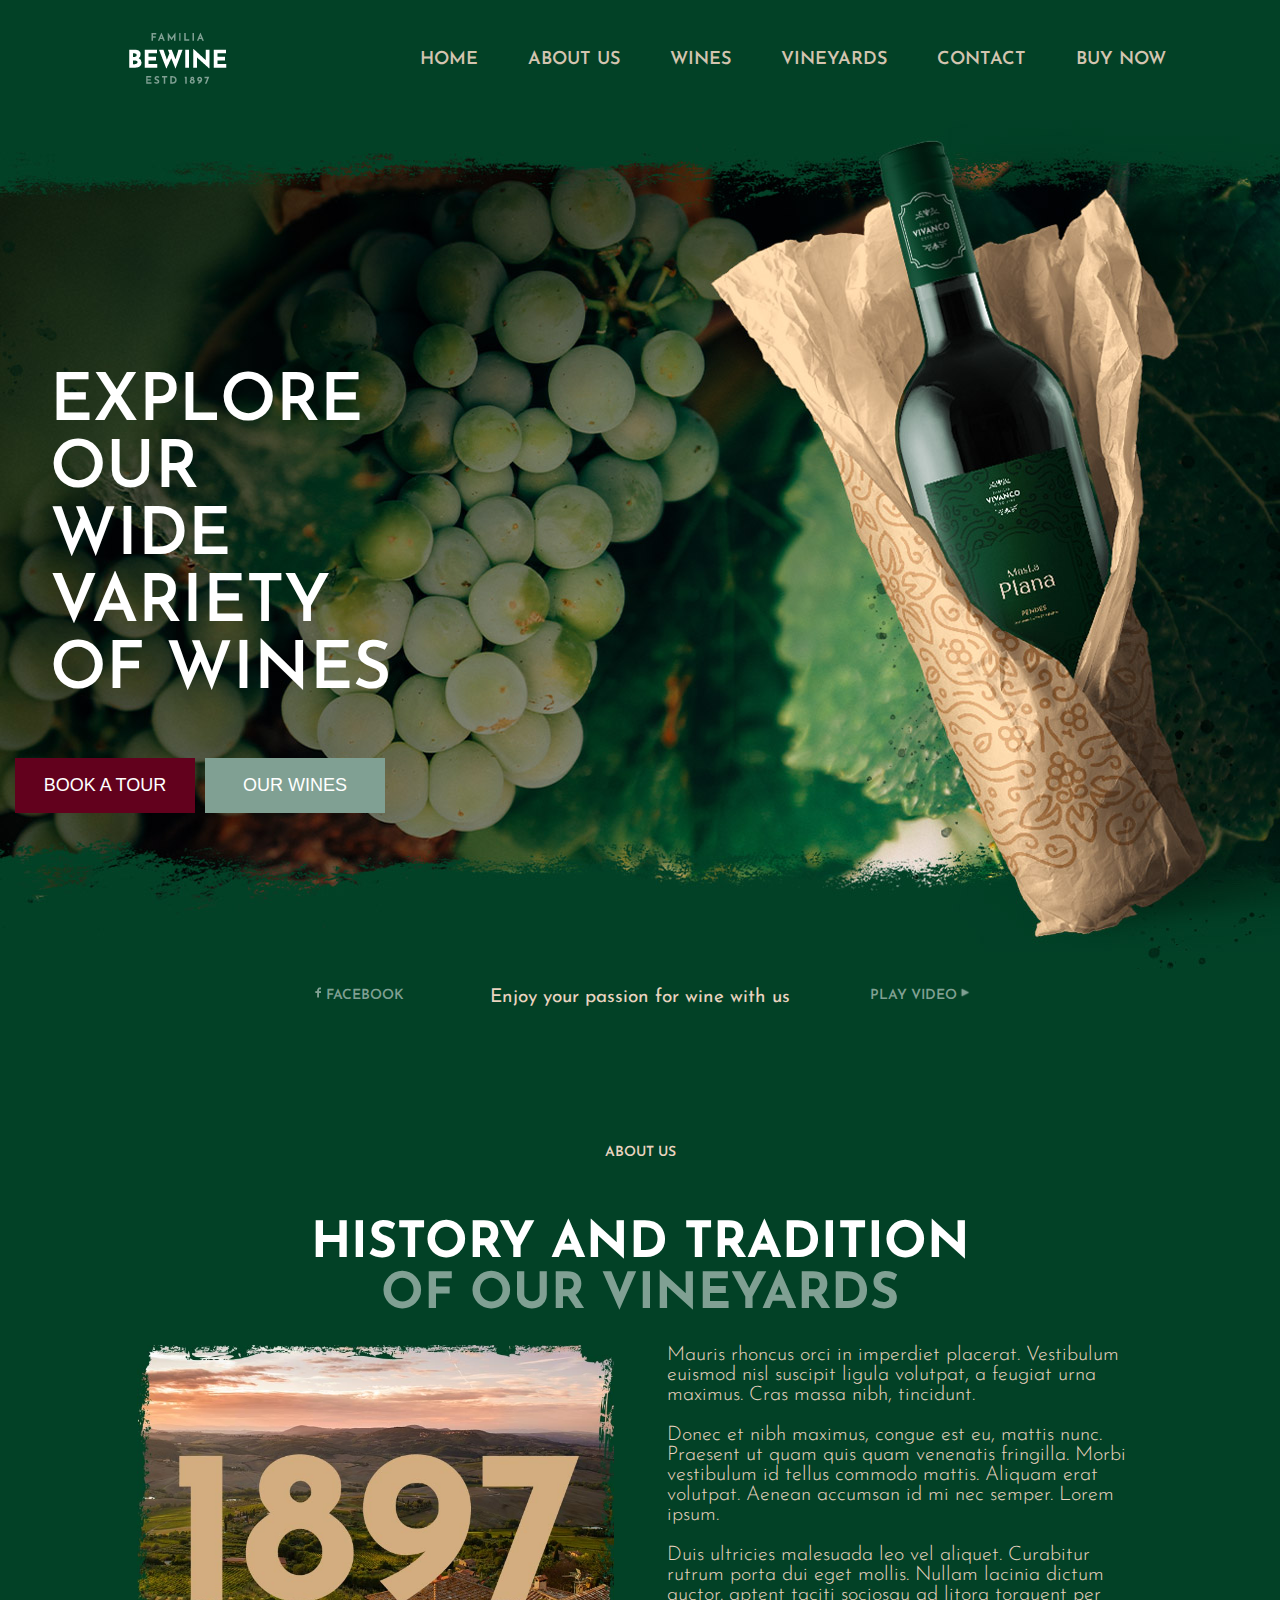
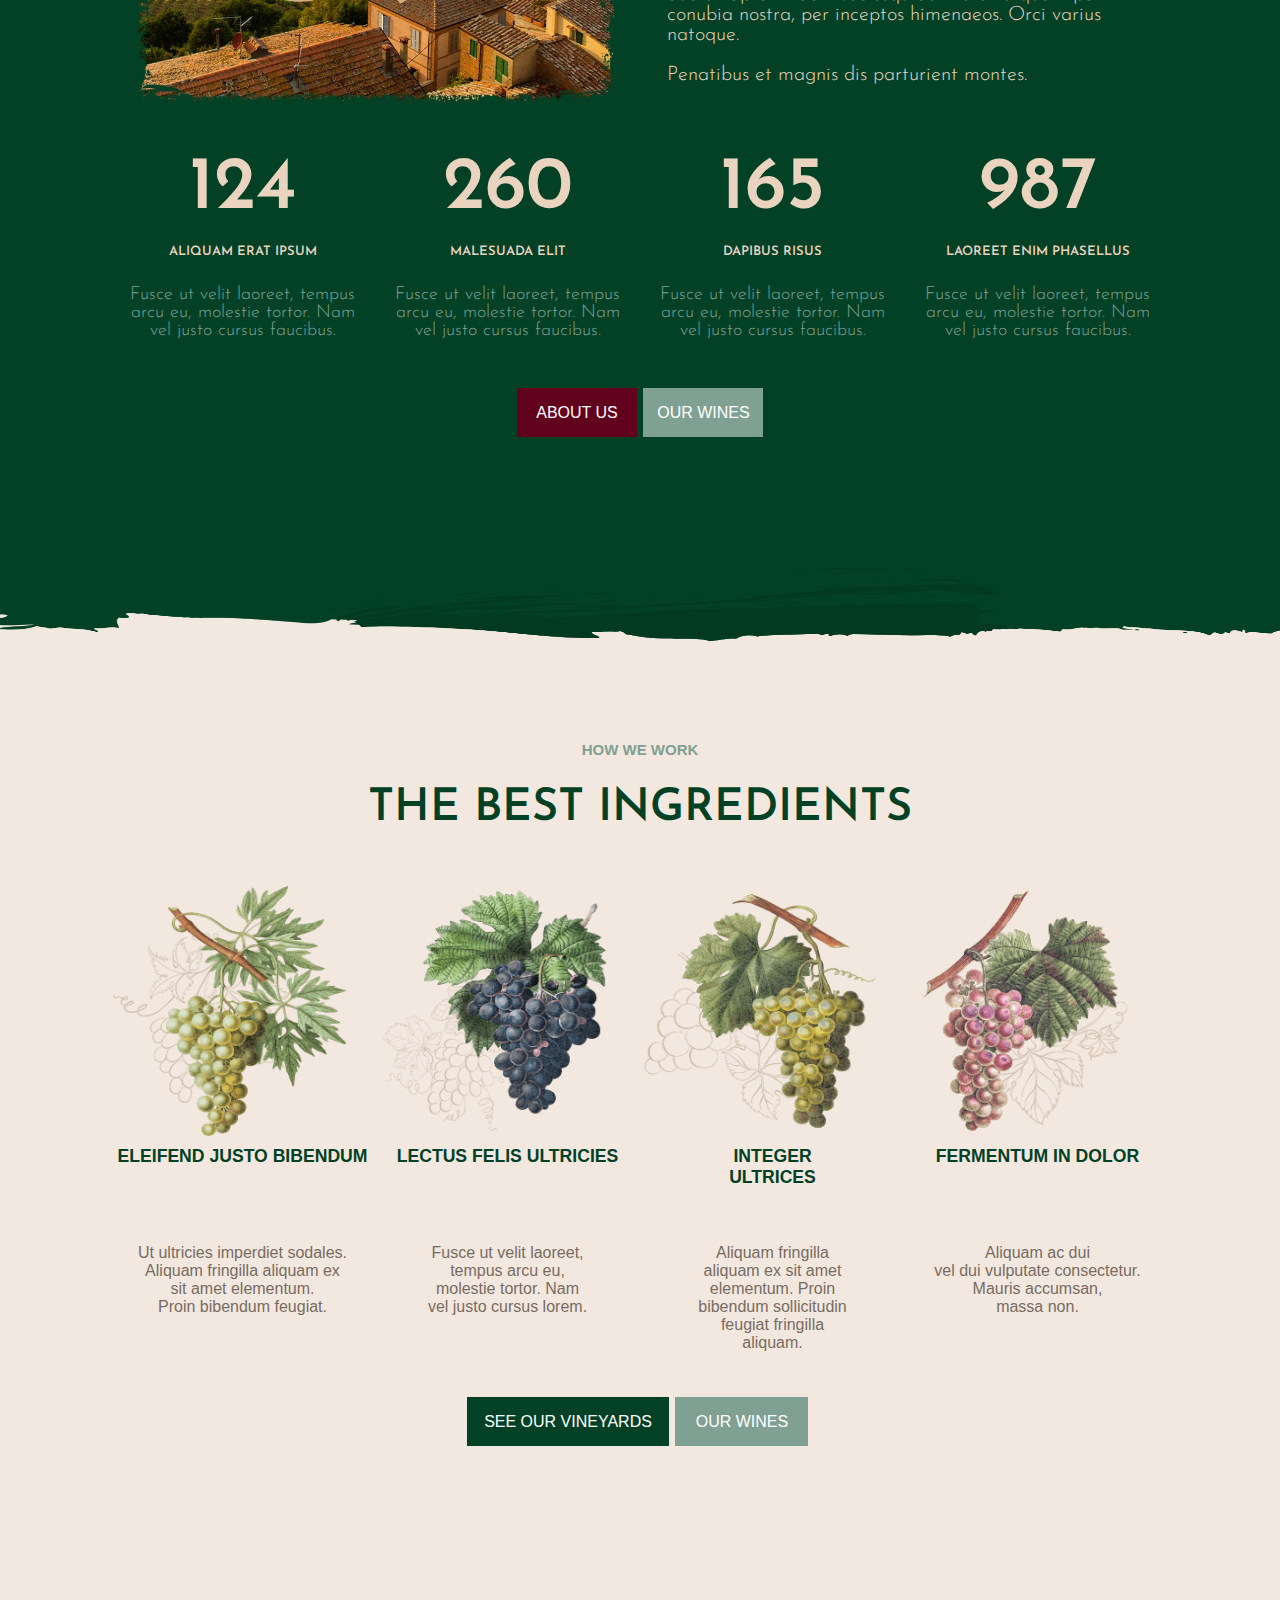
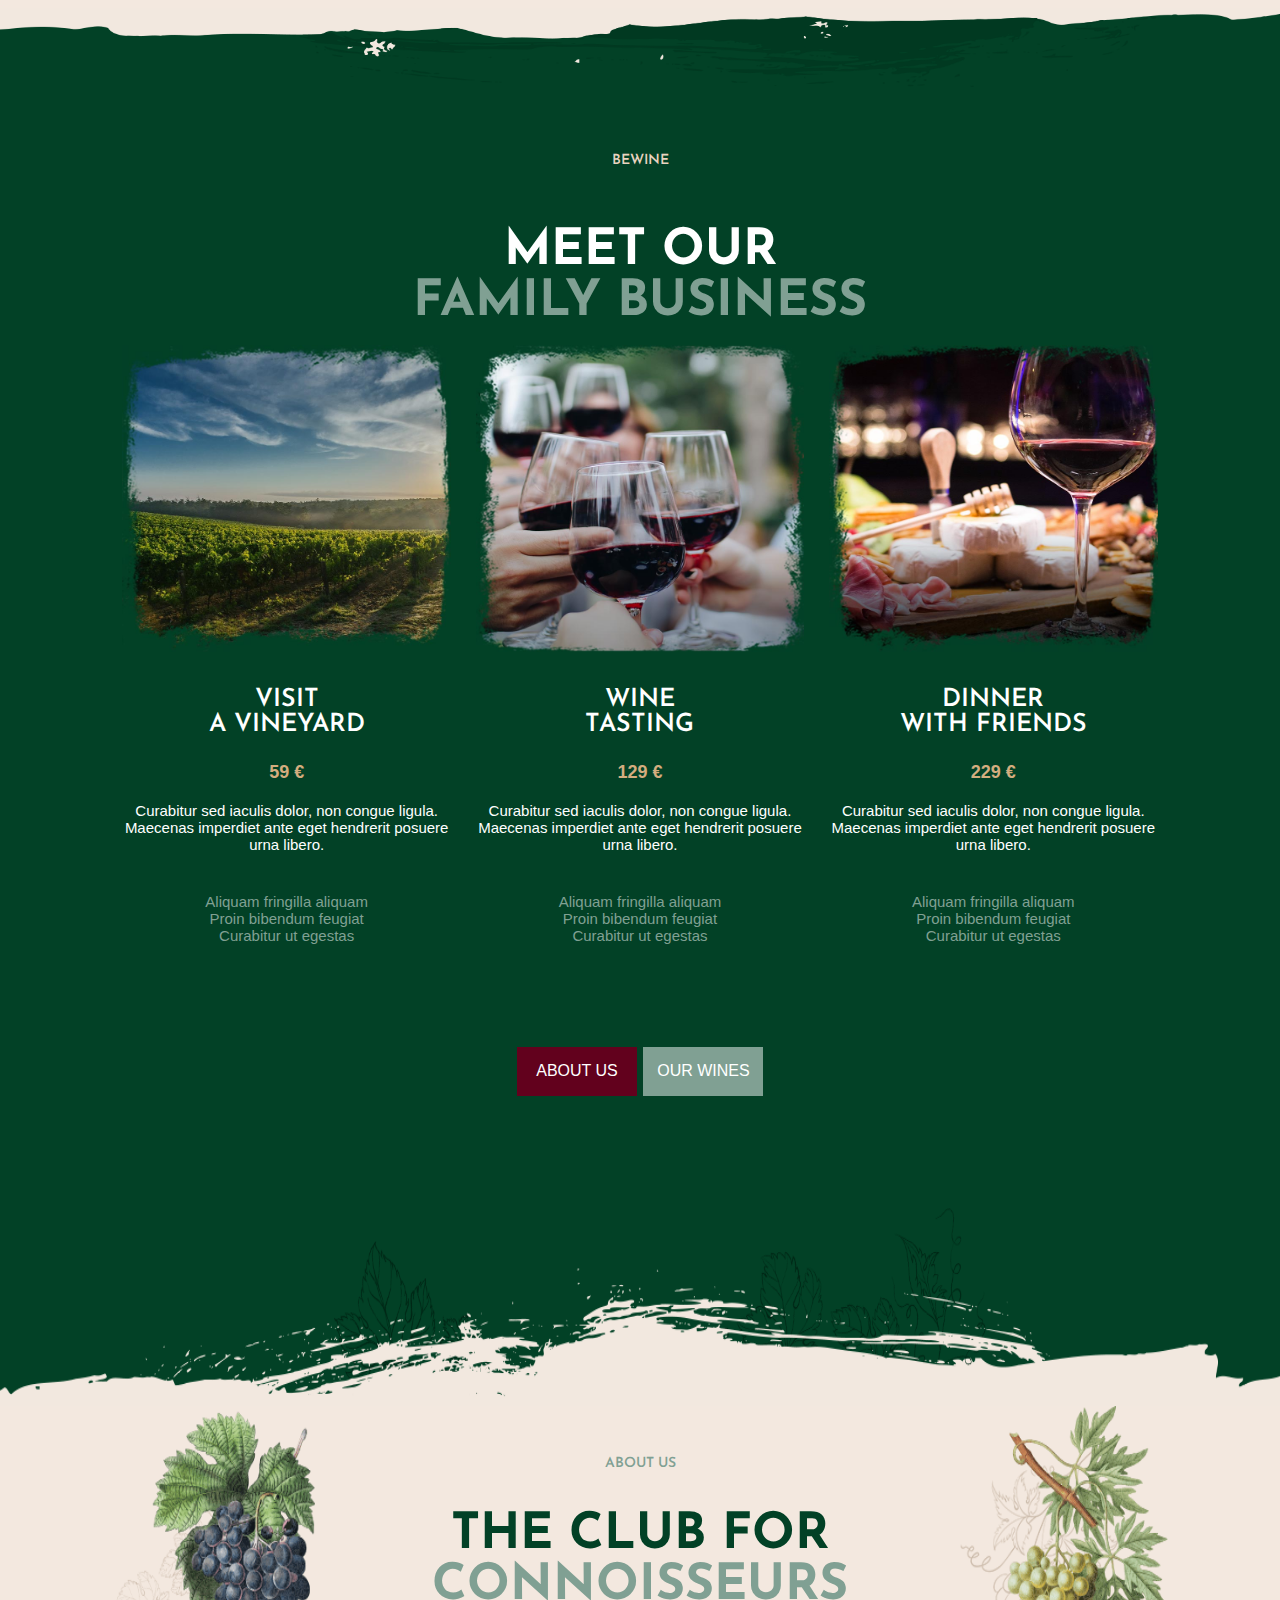
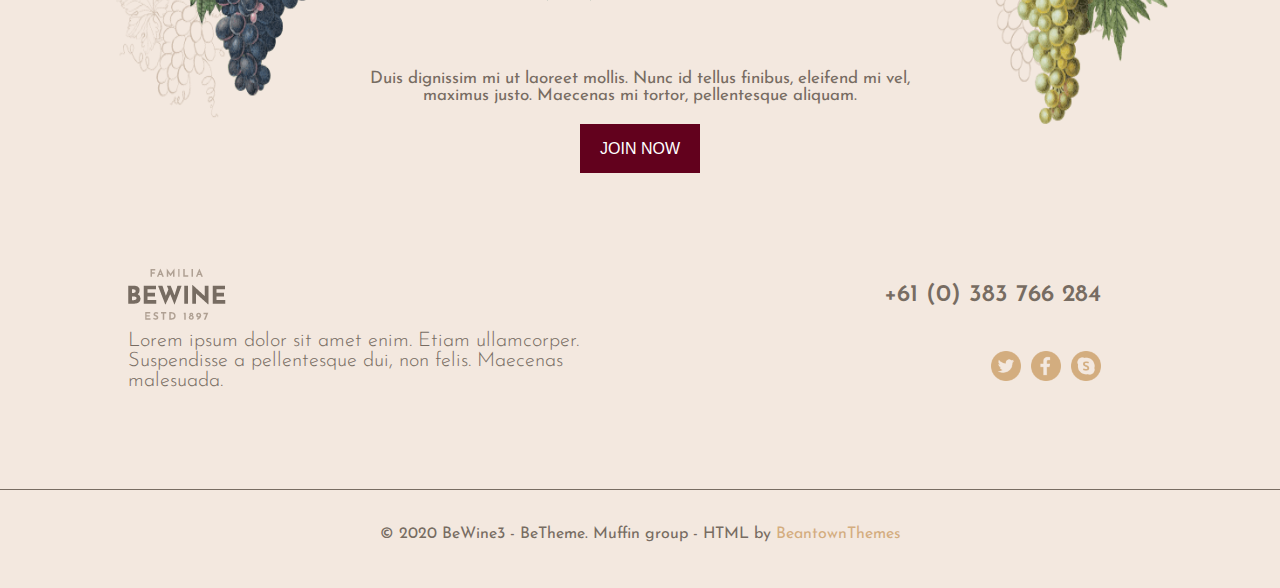
<file: index.html>
<!DOCTYPE html>

<html>

<head>

	<meta charset="utf-8">
	<meta name="viewport" content="width=device-width, initial-scale=1">

	<title>BEWINE</title>


	<link rel="preconnect" href="https://fonts.googleapis.com">
	<link rel="preconnect" href="https://fonts.gstatic.com" crossorigin>
	<link href="https://fonts.googleapis.com/css2?family=Josefin+Sans:ital,wght@0,300;0,400;1,700&display=swap" rel="stylesheet">



	<link rel="stylesheet" href="css/reset.css">
	<link rel="stylesheet" href="css/main_599.css">
	<link rel="stylesheet" href="css/main_600.css">
	<link rel="stylesheet" href="css/main_1000.css">
	<link rel="stylesheet" href="css/main_common_599.css">
	<link rel="stylesheet" href="css/main_common_600.css">
	<link rel="stylesheet" href="css/main_common_1000.css">



	<script src="https://ajax.aspnetcdn.com/ajax/jQuery/jquery-3.4.0.min.js"></script>

	<script>

		$(function(){

			$('.navBtn').click(function(){

				$("#menu1").toggleClass("wow");

				if($("#menu1").hasClass("wow")){

					$("#menu1").animate({"right":"0px"},200);

					$(".navBtn").text("Close");

				} else {

					$("#menu1").animate({"right":"-300px"},200);

					$(".navBtn").text("Open");

				}

			});

			$('.xxx').click(function(){

				$("#menu1").animate({"right":"-300px"},200);

				$(".navBtn").text("Open");
			});




		});


	</script>




</head>


<body>






	<!----------------------------헤더----------------------------------------------------->


	<header>

		<div id="logo">



			<div id="logobox">

				<a href="index.html"> <img src="img/logo.png" alt="로고"> </a>

			</div>


			<!--    <img src="img/hamburger.png" class="a"-->


			<a href="#"><img src="img/hamburger.png" class="navBtn"></a>

		</div>



	</div>



	<div id="menu1">

		<img src="img/xmenu.png" alt="" class="xxx">       

		<ul>

			<li class="active"><a href="index.html">HOME</a></li>

			<li><a href="sub.html">ABOUT US</a></li>

			<li><a href="sub.html">WINES</a></li>

			<li><a href="sub.html">VINEYARDS</a></li>

			<li><a href="sub.html">CONTACT</a></li>

			<li><a href="sub.html">BUY NOW</a></li>


		</ul>




	</div>



	<!----------------------------메뉴여기까지----------------------------------------------------->




</header>




<!----------------------------------슬라이더---------------------------------------->

<div id="slider">


	<div id="firstwine">
		
		<h1>EXPLORE OUR<br> WIDE VARIETY<br> OF WINES</h1>


		<div id="firstbtn">

			<button id="firstbtn1"><a href="#">BOOK A TOUR</a></button>
			<button id="firstbtn2"><a href="#">OUR WINES</a></button>




		</div>


	</div>



</div>


<!-----------------------------------박스1--------------------------------------------->

<div id="box1">
	
	<div id="us">


		<div id="facebook">

			<img src="img/facebook.png" alt=""><p><a href="#">FACEBOOK</a></p>

		</div>


		<div id="enjoy">

			<p> Enjoy your passion for wine with us </p>

		</div>


		<div id="play">

			<img src="img/play.png" alt=""><p><a href="#">PLAY VIDEO</a></p>

		</div>


	</div>



</div>




<!-----------------------------------박스2--------------------------------------------->



<div id="box2">

	<div class="container">
		
		<div class="aboutbox">

			<div class="about">

				<p>ABOUT US</p>

			</div>

			<div class="history">

				<h1>HISTORY AND TRADITION <br><span>OF OUR VINEYARDS</span></h1>


			</div>

		</div>

	</div>
	
	<div id="after">

		<div id="halfbox">

			<div id="half1">

				<img src="img/1897.jpg" alt="">

			</div>



			<div id="half2">




				<p> <span>Mauris rhoncus orci in imperdiet placerat. Vestibulum euismod nisl suscipit ligula volutpat, a feugiat urna maximus. Cras massa nibh, tincidunt.</span><br><br>

					Donec et nibh maximus, congue est eu, mattis nunc. Praesent ut quam quis quam venenatis fringilla. Morbi vestibulum id tellus commodo mattis. Aliquam erat volutpat. Aenean accumsan id mi nec semper. Lorem ipsum.<br><br>

					Duis ultricies malesuada leo vel aliquet. Curabitur rutrum porta dui eget mollis. Nullam lacinia dictum auctor. aptent taciti sociosqu ad litora torquent per conubia nostra, per inceptos himenaeos. Orci varius natoque.<br><br>

				Penatibus et magnis dis parturient montes.</p>




			</div>

		</div>


		<div id="number">

			<div class="move">

				<h5>124</h5>
				<br>
				<h6>ALIQUAM ERAT IPSUM</h6>
				<br>
				<p>Fusce ut velit laoreet, tempus<br> arcu eu, molestie tortor. Nam<br> vel justo cursus faucibus.</p>


			</div>

			<div class="move">


				<h5>260</h5>
				<br>
				<h6>MALESUADA ELIT</h6>
				<br>
				<p>Fusce ut velit laoreet, tempus<br> arcu eu, molestie tortor. Nam<br> vel justo cursus faucibus.</p>


			</div>

			<div class="move">


				<h5>165</h5>
				<br>
				<h6>DAPIBUS RISUS</h6>
				<br>
				<p>Fusce ut velit laoreet, tempus<br> arcu eu, molestie tortor. Nam<br> vel justo cursus faucibus.</p>


			</div>

			<div class="move">


				<h5>987</h5>
				<br>
				<h6>LAOREET ENIM PHASELLUS</h6>
				<br>
				<p>Fusce ut velit laoreet, tempus<br> arcu eu, molestie tortor. Nam<br> vel justo cursus faucibus.</p>


			</div>


		</div>




		<div id="push">

			<div id="pushmid">

				<button id="btn1"><a href="#">ABOUT US</a></button>
				<button id="btn2"><a href="#">OUR WINES</a></button>

			</div>



		</div>







	</div>




</div>



<!----------------------------------------박스3--------------------------------------------->



<div id="box3">
	
	<div id="grid">

		<img src="img/grid.png" alt="">


	</div>	

	<div id="container3"></div>



	<div id="ingredient">

		<div id="smallbox">

			<div id="how"><p>HOW WE WORK</p></div>

			<div id="best"><h3>THE BEST INGREDIENTS</h3></div>
			
		</div>

		<div id="fruitbox">



			<div id="veryfruit">



				<div class="grape">

					<div class="grapeimg">

						<img src="img/grape1.png" alt="">

					</div>

					<div class="winename">

						<h4>ELEIFEND JUSTO BIBENDUM</h4>

					</div>

					<div class="story">

						<p>Ut ultricies imperdiet sodales.<br> Aliquam fringilla aliquam ex<br> sit amet elementum. <br>Proin bibendum feugiat.</p>


					</div>


				</div>



				<div class="grape">

					<div class="grapeimg">

						<img src="img/grape2.png" alt="">

					</div>

					<div class="winename">

						<h4>LECTUS FELIS ULTRICIES</h4>

					</div>

					<div class="story">

						<p>Fusce ut velit laoreet, <br>tempus arcu eu,<br> molestie tortor. Nam<br>vel justo cursus lorem.</p>


					</div>




				</div>




				<div class="grape">

					<div class="grapeimg">

						<img src="img/grape3.png" alt="">

					</div>

					<div class="winename">

						<h4>INTEGER<br> ULTRICES</h4>

					</div>

					<div class="story">

						<p>Aliquam fringilla <br>aliquam ex sit amet<br> elementum. Proin<br> bibendum sollicitudin<br> feugiat fringilla<br> aliquam.</p>


					</div>



				</div>



				<div class="grape">


					<div class="grapeimg">

						<img src="img/grape4.png" alt="">

					</div>

					<div class="winename">

						<h4>FERMENTUM IN DOLOR</h4>

					</div>

					<div class="story">

						<p>Aliquam ac dui <br>vel dui vulputate consectetur.<br> Mauris accumsan,<br> massa non.
						</p>


					</div>


				</div>



			</div>


		</div>


		<div id="push2">

			<div id="pushmid2">

				<button id="btn3"><a href="#">SEE OUR VINEYARDS</a></button>
				<button id="btn4"><a href="#">OUR WINES</a></button>

			</div>

		</div>



	</div>


</div>



<!----------------------------------------박스4--------------------------------------------->



<div id="box4">
	
	<div id="grid2">

		<img src="img/grid2.png" alt="">

	</div>

	<div class="container4">

		<div class="aboutbox4">

			<div class="about4">

				<p>BEWINE</p>

			</div>

			<div class="history4">

				<h1>MEET OUR<br><span>FAMILY BUSINESS</span></h1>


			</div>

		</div>

	</div>






	<!---------영어 부제목은 여기까지---------->


	<div id="select">



		<div id="veryselect">



			<div class="terrace">

				<div class="imgbox">

					<img src="img/bab.jpg" alt="">

				</div>

				<div class="visit">

					<h4>VISIT<br>
					A VINEYARD</h4>

				</div>

				<div  class="euro">

					<h5>59 €</h5>

				</div>

				<div class="new">

					<p>Curabitur sed iaculis dolor, non congue ligula. Maecenas imperdiet ante eget hendrerit posuere urna libero.</p>


				</div>

				<div class="next">




					<p>Aliquam fringilla aliquam</p>
					<p>Proin bibendum feugiat</p>
					<p>Curabitur ut egestas</p>











				</div>

			</div>




			<div class="terrace">


				<div class="imgbox">

					<img src="img/bab2.jpg" alt="">

				</div>

				<div class="visit">

					<h4>WINE<br>
					TASTING</h4>

				</div>

				<div  class="euro">

					<h5>129 €</h5>

				</div>

				<div class="new">

					<p>Curabitur sed iaculis dolor, non congue ligula. Maecenas imperdiet ante eget hendrerit posuere urna libero.</p>


				</div>

				<div class="next">

					<p> Aliquam fringilla aliquam</p>
					<p>Proin bibendum feugiat</p>
					<p>Curabitur ut egestas</p>


					

				</div>




			</div>


			<div class="terrace">


				<div class="imgbox">

					<img src="img/bab3.jpg" alt="">

				</div>

				<div class="visit">

					<h4>DINNER<br>
					WITH FRIENDS</h4>

				</div>

				<div  class="euro">

					<h5>229 €</h5>

				</div>

				<div class="new">

					<p>Curabitur sed iaculis dolor, non congue ligula. Maecenas imperdiet ante eget hendrerit posuere urna libero.</p>


				</div>

				<div class="next">

					<p> Aliquam fringilla aliquam</p>
					<p>Proin bibendum feugiat</p>
					<p>Curabitur ut egestas</p>

				</div>


			</div>



			

		</div>

	</div>

	<div id="push3">

		<div id="pushmid3">

			<button id="btn5"><a href="#">ABOUT US</a></button>
			<button id="btn6"><a href="#">OUR WINES</a></button>

		</div>


	</div>

</div>


</div>



<!---------------------------------------박스5---------------------------------------------->




<div id="box5">


	<div id="grid3">

		<img src="img/grid3.png" alt="">

	</div>

	<div id="leafbox">

		<div id="veryleafbox">


			<div id="grape5">


				<img src="img/grape2.png" alt="">

			</div>

			<div id="medium">


				<div id="aboutbox5">

					<div id="about5">

						<p>ABOUT US</p>

					</div>

					<div id="club5">

						<h1>THE CLUB FOR <br><span>CONNOISSEURS</span></h1>


					</div>

				</div>





				<div id="duis">

					<p>Duis dignissim mi ut laoreet mollis. Nunc id tellus finibus, eleifend mi vel,<br>  maximus
					justo. Maecenas mi tortor, pellentesque aliquam.</p>

				</div>



			</div>


			<div id="grape6">

				<img src="img/grape1.png" alt="">

			</div>

		</div>


	</div>

	<!---------------------------여기서 부터 버튼------------------------------------------------>

	<div id="pushmid4">

		<button id="btn7">

			<a href="#">JOIN NOW</a>

		</button>

	</div>

</div>




<!----------------------------------------푸터--------------------------------------------->


<footer>


	<div id="last">



		<div id="famila">

			<div id="estd">

				<img src="img/footerlogo.png" alt="">

			</div>

			<div id="underpen">

				<p>Lorem ipsum dolor sit amet enim. Etiam ullamcorper.<br>
					Suspendisse a pellentesque dui, non felis. Maecenas <br>
				malesuada.</p>

			</div>



		</div>


		<div id="phone">



			<div id="iconum">

				<h4>+61 (0) 383 766 284</h4>

			</div>

			<div id="iconbird"s>

				<a href="#"><img src="img/twitter.png" alt=""></a>

				<a href="#"><img src="img/footerfacebook.png" alt=""></a>

				<a href="#"><img src="img/skype.png" alt=""></a>




			</div>


		</div>


	</div>

	<div id="betheme">


		<div id="beantown">

			<p>© 2020 BeWine3 - BeTheme. Muffin group - HTML by <a href="#">BeantownThemes</a></p>


		</div>












	</div>
	


</footer>





</body>

</html>
</file>
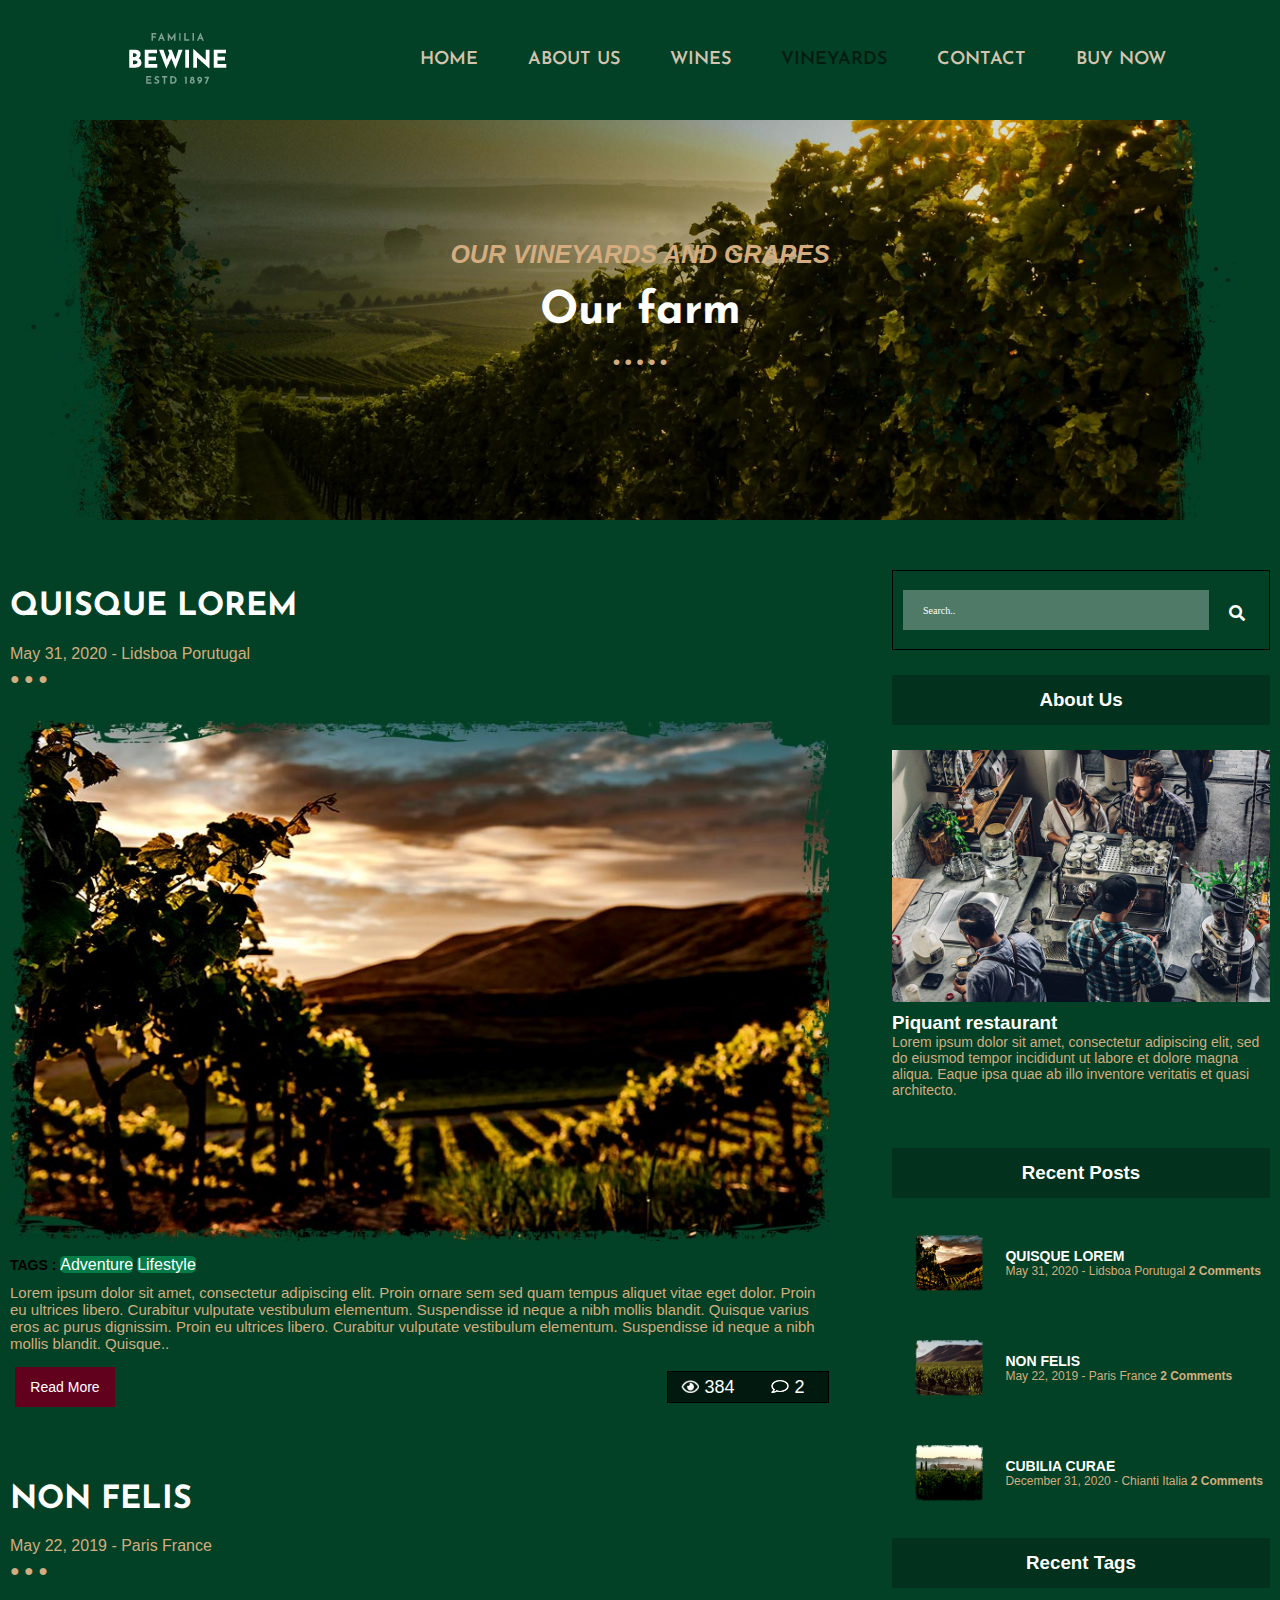
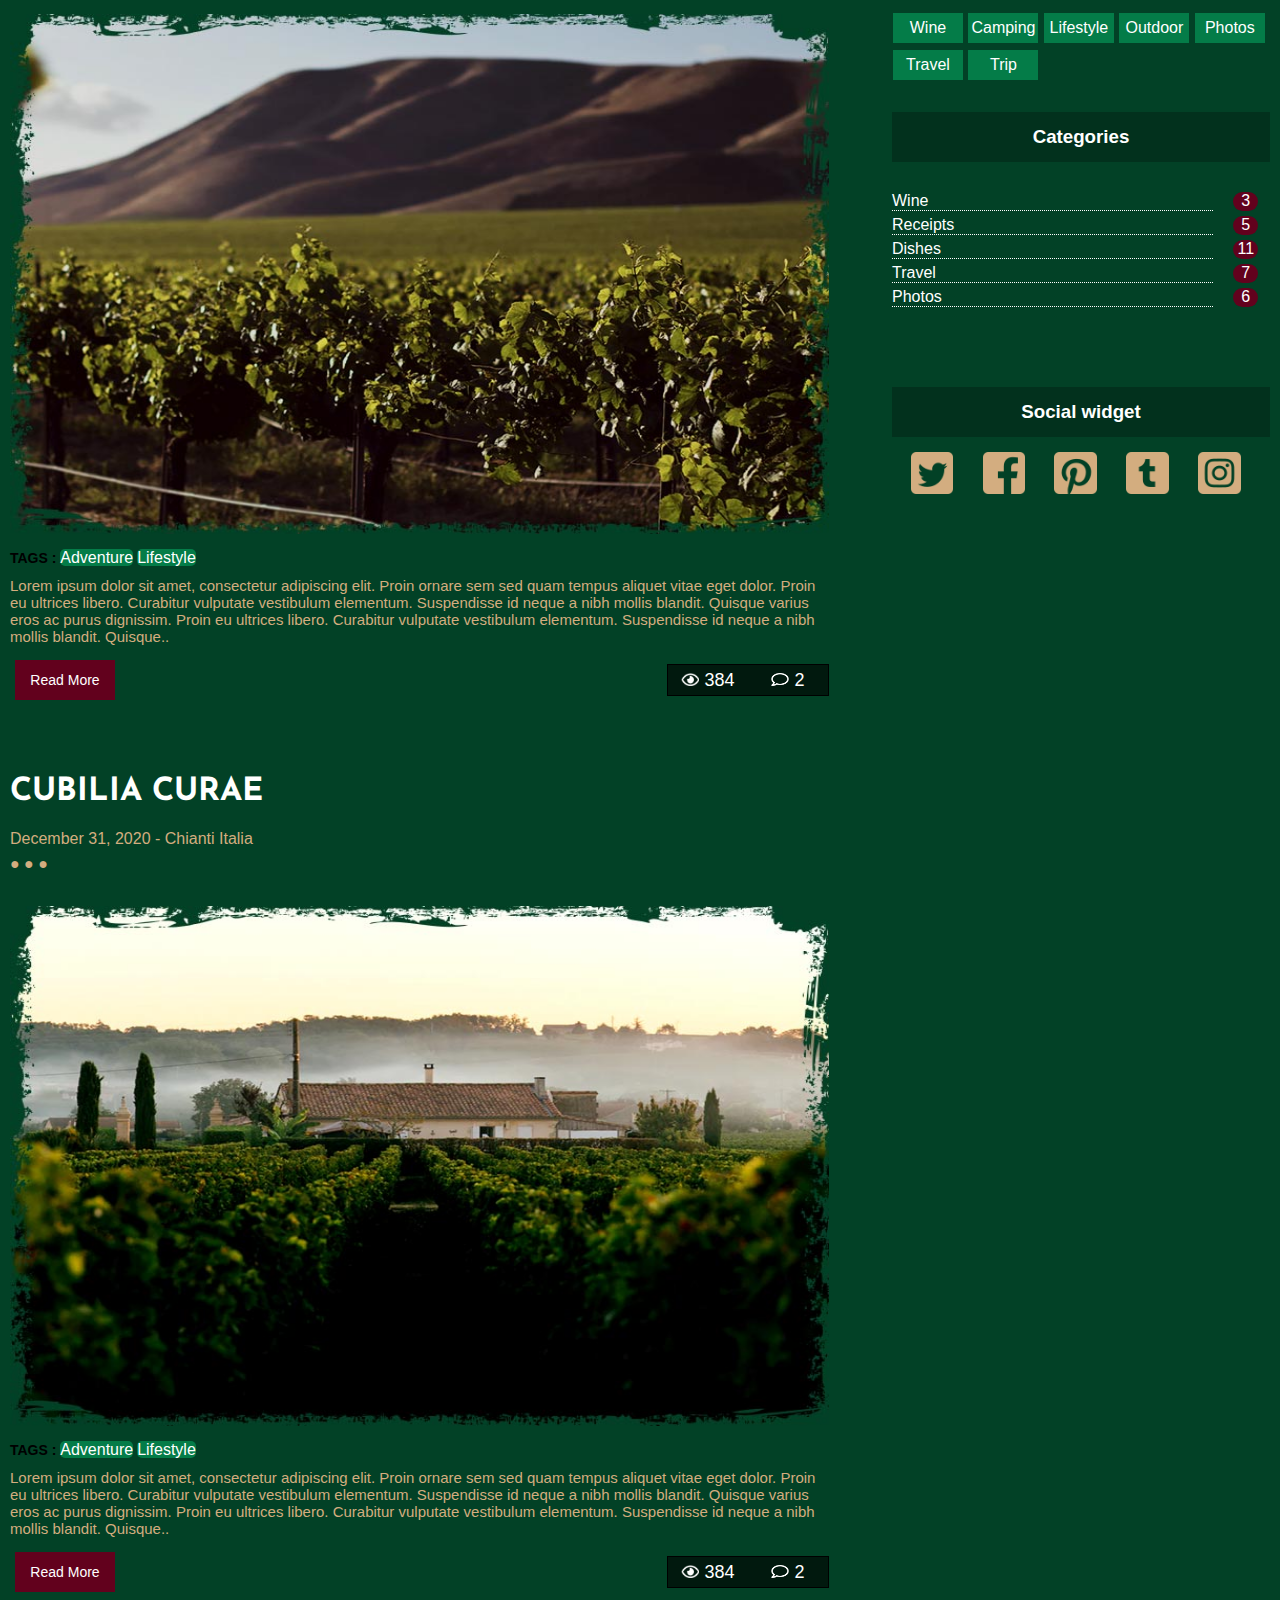
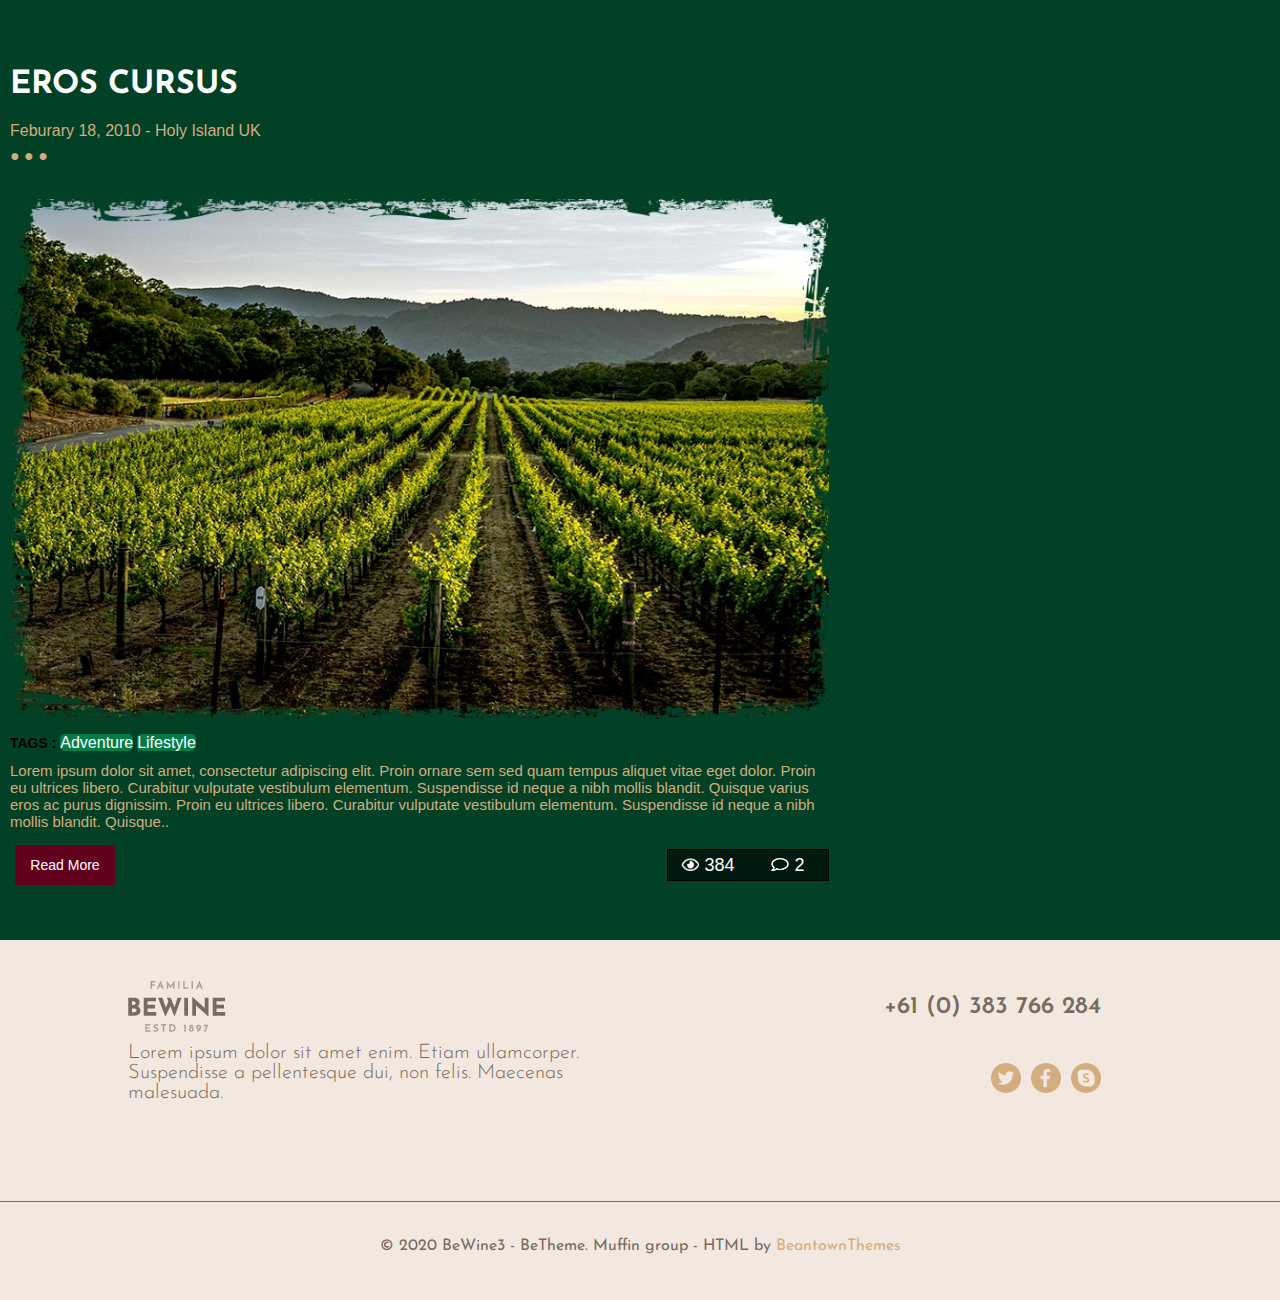
<file: sub.html>
<!DOCTYPE html>
<html>
<head>
	<meta charset="utf-8">
	<meta name="viewport" content="width=device-width, initial-scale=1">
	<title>BEWINE</title>


	<link rel="preconnect" href="https://fonts.googleapis.com">
	<link rel="preconnect" href="https://fonts.gstatic.com" crossorigin>
	<link href="https://fonts.googleapis.com/css2?family=Josefin+Sans:ital,wght@0,300;0,400;1,700&display=swap" rel="stylesheet">

	<link rel="stylesheet" href="https://use.fontawesome.com/releases/v5.10.0/css/all.css">

	<link rel="stylesheet" href="css/reset.css">
	<link rel="stylesheet" href="css/sub_599.css">
	<link rel="stylesheet" href="css/sub_600.css">
	<link rel="stylesheet" href="css/sub_1000.css">
	<link rel="stylesheet" href="css/sub_common_599.css">
	<link rel="stylesheet" href="css/sub_common_600.css">
	<link rel="stylesheet" href="css/sub_common_1000.css">


<script src="https://ajax.aspnetcdn.com/ajax/jQuery/jquery-3.4.0.min.js"></script>

<script>

	$(function(){

		$('.navBtn').click(function(){

			$("#menu1").toggleClass("wow");

			if($("#menu1").hasClass("wow")){

				$("#menu1").animate({"right":"0px"},200);

				$(".navBtn").text("Close");

			} else {

				$("#menu1").animate({"right":"-300px"},200);

				$(".navBtn").text("Open");

			}

		});

		$('.xxx').click(function(){

			$("#menu1").animate({"right":"-300px"},200);

			$(".navBtn").text("Open");
		});




	});


</script>





</head>
<body>



	<!----------------------------헤더----------------------------------------------------->


	<header>

		<div id="logo">



			<div id="logobox">

				<a href="index.html"> <img src="img/logo.png" alt="로고"> </a>

			</div>


			<!--    <img src="img/hamburger.png" class="a"-->


			<a href="#"><img src="img/hamburger.png" class="navBtn"></a>

		</div>



	</div>


	<!----------------------------메뉴시작----------------------------------------------------->

	<div id="menu1">

		<img src="img/xmenu.png" alt="" class="xxx">       

		<ul>

			<li class="active"><a href="index.html">HOME</a></li>

			<li><a href="sub.html">ABOUT US</a></li>

			<li><a href="sub.html">WINES</a></li>

			<li id="here"><a href="sub.html">VINEYARDS</a></li>

			<li><a href="sub.html">CONTACT</a></li>

			<li><a href="sub.html">BUY NOW</a></li>


		</ul>




	</div>



	<!----------------------------배너 시작----------------------------------------------------->




</header>


<div id="banner">


	<div id="ourbox"><p>OUR VINEYARDS AND GRAPES</p><h4>Our farm</h4><h5> ● ● ● ● ●</h5></div>



</div>


<!----------------------------컨테이너----------------------------------------------------->
<div id="container1">

</div>



<!----------------------------콘텐츠----------------------------------------------------->



<div id="contentsbox">

	<div id="wrapbox">

		<!----------------------------빅박스1 시작----------------------------------------------------->

		<div id="bigbox1">

			<div id="vineyard1">

				<div class="name">

					<h1>QUISQUE LOREM</h1>

					<p>May 31, 2020 - Lidsboa Porutugal</p>

					<span>● ● ●</span>

				</div>

				<div class="imgbox">

					<img src="img/vineyard1.jpg" alt="">

				</div>

				<div class="tag">

					<div class="tagbutton">

						<h4>TAGS : <span>Adventure</span> <span>Lifestyle</span></h4> 

					</div>

					<div class="tagline">

						<p>Lorem ipsum dolor sit amet, consectetur adipiscing elit. Proin ornare sem sed quam tempus aliquet vitae eget dolor. Proin eu ultrices libero. Curabitur vulputate vestibulum elementum. Suspendisse id neque a nibh mollis blandit. Quisque varius eros ac purus dignissim. Proin eu ultrices libero. Curabitur vulputate vestibulum elementum. Suspendisse id neque a nibh mollis blandit. Quisque..</p>

					</div>
					

					<div class="underbutton">

						<button>Read More</button>

						<ul>

							<li><img src="img/eyemini.png" alt="" class="eye">384</li>
							<li><img src="img/commentmini.png" alt="" class="comment">2</li>
						</ul>

					</div>


				</div>

			</div>




			<div class="minicontainer">
			</div>



			<div id="vineyard2">

				<div class="name">

					<h1>NON FELIS</h1>

					<p>May 22, 2019 - Paris France</p>

					<span>● ● ●</span>

				</div>

				<div class="imgbox">

					<img src="img/vineyard2.jpg" alt="">

				</div>

				<div class="tag">

					<div class="tagbutton">

						<h4>TAGS : <span>Adventure</span> <span>Lifestyle</span></h4> 

					</div>

					<div class="tagline">

						<p>Lorem ipsum dolor sit amet, consectetur adipiscing elit. Proin ornare sem sed quam tempus aliquet vitae eget dolor. Proin eu ultrices libero. Curabitur vulputate vestibulum elementum. Suspendisse id neque a nibh mollis blandit. Quisque varius eros ac purus dignissim. Proin eu ultrices libero. Curabitur vulputate vestibulum elementum. Suspendisse id neque a nibh mollis blandit. Quisque..</p>

					</div>
					

					<div class="underbutton">

						<button>Read More</button>

						<ul>

							<li><img src="img/eyemini.png" alt="" class="eye">384</li>
							<li><img src="img/commentmini.png" alt="" class="comment">2</li>
						</ul>

					</div>


				</div>

			</div>

			<div class="minicontainer">
			</div>



			<div id="vineyard3">

				<div class="name">

					<h1>CUBILIA CURAE</h1>

					<p>December 31, 2020 - Chianti Italia </p>

					<span>● ● ●</span>

				</div>

				<div class="imgbox">

					<img src="img/vineyard3.jpg" alt="">

				</div>

				<div class="tag">

					<div class="tagbutton">

						<h4>TAGS : <span>Adventure</span> <span>Lifestyle</span></h4> 

					</div>

					<div class="tagline">

						<p>Lorem ipsum dolor sit amet, consectetur adipiscing elit. Proin ornare sem sed quam tempus aliquet vitae eget dolor. Proin eu ultrices libero. Curabitur vulputate vestibulum elementum. Suspendisse id neque a nibh mollis blandit. Quisque varius eros ac purus dignissim. Proin eu ultrices libero. Curabitur vulputate vestibulum elementum. Suspendisse id neque a nibh mollis blandit. Quisque..</p>

					</div>
					

					<div class="underbutton">

						<button>Read More</button>

						<ul>

							<li><img src="img/eyemini.png" alt="" class="eye">384</li>
							<li><img src="img/commentmini.png" alt="" class="comment">2</li>
						</ul>

					</div>


				</div>

			</div>


			<div class="minicontainer">
			</div>



			<div id="vineyard4">

				<div class="name">

					<h1>EROS CURSUS</h1>

					<p>Feburary 18, 2010 - Holy Island UK</p>

					<span>● ● ●</span>

				</div>

				<div class="imgbox">

					<img src="img/vineyard4.jpg" alt="">

				</div>

				<div class="tag">

					<div class="tagbutton">

						<h4>TAGS : <span>Adventure</span> <span>Lifestyle</span></h4> 

					</div>

					<div class="tagline">

						<p>Lorem ipsum dolor sit amet, consectetur adipiscing elit. Proin ornare sem sed quam tempus aliquet vitae eget dolor. Proin eu ultrices libero. Curabitur vulputate vestibulum elementum. Suspendisse id neque a nibh mollis blandit. Quisque varius eros ac purus dignissim. Proin eu ultrices libero. Curabitur vulputate vestibulum elementum. Suspendisse id neque a nibh mollis blandit. Quisque..</p>

					</div>
					

					<div class="underbutton">

						<button>Read More</button>

						<ul>

							<li><img src="img/eyemini.png" alt="" class="eye">384</li>
							<li><img src="img/commentmini.png" alt="" class="comment">2</li>
						</ul>

					</div>


				</div>

			</div>

		</div>



		<!----------------------------컨테이너----------------------------------------------------->
		<div id="container2">

		</div>


		<!----------------------------빅박스2 시작----------------------------------------------------->


		<div id="bigbox2">

			<div class="search-box ">

				<input name="search" placeholder="Search.." name="search"/> 

				<i class="fas fa-search"></i>

			</div>

			<div id="sidecontainer1">

			</div>

			<!----------------------------포스트1 시작----------------------------------------------------->


			<div id="post1">

				<div class="postname">

					<h3>About Us</h3>


				</div>



				<div id="sidecontainer1">

				</div>	

				<div id="postimgbox">

					<img src="img/postimg.jpg" alt="">


				</div>

				<div id="postline">

					<h3>Piquant restaurant</h3>

					<p>Lorem ipsum dolor sit amet, consectetur adipiscing elit, sed do eiusmod tempor incididunt ut labore et dolore magna aliqua. Eaque ipsa quae ab illo inventore veritatis et quasi architecto.</p>


				</div>


			</div>


			<div id="sidecontainer2">

			</div>	


			<!----------------------------포스트2 시작----------------------------------------------------->


			<div id="post2">

				<div class="postname">

					<h3>Recent Posts</h3>

				</div>

				<div id="sidecontainer1">

				</div>

				<div class="recentbox">

					<div class="recentimgbox">

						<img src="img/vineyard1.jpg" alt="">

					</div>

					<div class="recentline">

						<h4>QUISQUE LOREM</h4>
						<p>May 31, 2020 - Lidsboa Porutugal <span>2 Comments</span></p>

					</div>
					

				</div>

				<div id="sidecontainer1">

				</div>

				<div class="recentbox">

					<div class="recentimgbox">

						<img src="img/vineyard2.jpg" alt="">

					</div>

					<div class="recentline">

						<h4>NON FELIS</h4>
						<p>May 22, 2019 - Paris France <span>2 Comments</span></p>


					</div>

				</div>


				<div id="sidecontainer1">

				</div>

				<div class="recentbox">

					<div class="recentimgbox">

						<img src="img/vineyard3.jpg" alt="">

					</div>

					<div class="recentline">

						<h4>CUBILIA CURAE</h4>
						<p>December 31, 2020 - Chianti Italia <span>2 Comments</span></p>
					</div>

				</div>

			</div>


			<!----------------------------포스트3 시작----------------------------------------------------->
			<div id="sidecontainer1">
			</div>






			<div id="post3">

				<div class="postname">

					<h3>Recent Tags</h3>

				</div>

				<div id="sidecontainer1">

				</div>	

				<div id="tagbtn">

					<button>Wine</button>
					<button>Camping</button>
					<button>Lifestyle</button>
					<button>Outdoor</button>
					<button>Photos</button>
					<button>Travel</button>
					<button>Trip</button>

				</div>




			</div>


			<!----------------------------포스트4시작----------------------------------------------------->
			<div id="sidecontainer1">
			</div>






			<div id="post4">




				<div class="postname">

					<h3>Categories</h3>

				</div>

				<div id="sidecontainer1">
				</div>


				<div class="Categoryline">

					<ul>
						
						<li class="q">Wine</li>
						<li class="w">3</li>
					</ul>

				</div>

				<div class="Categoryline">

					<ul>
						
						<li class="q">Receipts</li>
						<li class="w">5</li>
					</ul>
					
				</div>

				<div class="Categoryline">

					<ul>
						
						<li class="q">Dishes</li>
						<li class="w">11</li>
					</ul>
					
				</div>

				<div class="Categoryline">

					<ul>
						
						<li class="q">Travel</li>
						<li class="w">7</li>
					</ul>
					
				</div>

				<div class="Categoryline">

					<ul>
						
						<li class="q">Photos</li>
						<li class="w">6</li>
					</ul>
					
				</div>


			</div>


			<!----------------------------포스트5시작----------------------------------------------------->
			<div id="sidecontainer1">
			</div>






			<div id="post5">

				<div class="postname">

					<h3>Social widget</h3>

				</div>

				<div id="point">

					<a href="#"><img src="img/subtwitwer.png" alt=""></a>

					<a href="#"><img src="img/subfacebook.png" alt=""></a>

					<a href="#"><img src="img/subpinterest.png" alt=""></a>

					<a href="#"><img src="img/subtumblr.png" alt=""></a>

					<a href="#"><img src="img/subinsta.png" alt=""></a>

				</div>

			</div>














		</div><!---빅박스2 닫는거------->

















	</div><!---워랩박스 닫는거------->

</div><!---이거 컨텐츠박스 닫는거------->
<!----------------------------컨테이너----------------------------------------------------->
<div id="container3">

</div>


<div id="container4">

</div>


<!----------------------------------------푸터--------------------------------------------->


<footer>


	<div id="last">



		<div id="famila">

			<div id="estd">

				<img src="img/footerlogo.png" alt="">

			</div>

			<div id="underpen">

				<p>Lorem ipsum dolor sit amet enim. Etiam ullamcorper.<br>
					Suspendisse a pellentesque dui, non felis. Maecenas <br>
				malesuada.</p>

			</div>



		</div>


		<div id="phone">



			<div id="iconum">

				<h4>+61 (0) 383 766 284</h4>

			</div>

			<div id="iconbird"s>

				<a href="#"><img src="img/twitter.png" alt=""></a>

				<a href="#"><img src="img/footerfacebook.png" alt=""></a>

				<a href="#"><img src="img/skype.png" alt=""></a>




			</div>


		</div>


	</div>

	<div id="betheme">


		<div id="beantown">

			<p>© 2020 BeWine3 - BeTheme. Muffin group - HTML by <a href="#">BeantownThemes</a></p>


		</div>












	</div>
	


</footer>




</body>
</html>
</file>
<file: css/main_599.css>
﻿@charset "utf-8";

@media(max-width:599px){


/*-------------------------------------슬라이더---엄청큰 와인-------------------------------------------*/

#slider{width: 100%;  height: 550px; background-color:#024126; margin: 0 auto; overflow: hidden; 	background-image:url("../img/wineslider.jpg"); background-size:cover; background-position:center; display: flex; flex-wrap: wrap; justify-content: center;}

#firstwine{width: 100%; height: auto; text-align: center;display: flex; flex-wrap: wrap; flex-direction: column; justify-content: center;align-items: center; font-size: 19px; }

#firstwine h1{color: #fff;  font-family: 'Josefin Sans', sans-serif; font-weight: 600; }


#firstbtn{width: 400px;  height: 73px;  }


#firstbtn1{width: 120px;  height: 35px;  border: none; margin: 20px 0 0 2px;  cursor: pointer; background-color: #62011d; font-size:16px;}

#firstbtn1>a{color: white; text-decoration: none;}

#firstbtn1:hover{background-color: #4c0116;}

#firstbtn2{width: 120px;  height: 35px;  color: white; border: none; margin: 0px 0 0 2px; cursor: pointer; background-color:#80a093; font-size:16px;}

#firstbtn2>a{color: white; text-decoration: none;}


#firstbtn2:hover{background-color: #6e9183;}



/*--------------------------------박스1번----와인밑에 플레이버튼들-------------------------------------*/

#box1{width: 100%;  height: 125px; background-color:#024126; margin: 0 auto;}

#us{width: 100%;  height: 125px; background-color: #024126; margin: 0 auto;}




#facebook{width: 100%;  height: 41px; background-color:#024126;  float: left;}

#facebook>img{width: 15px; height: 15px; float: left; margin: 15px 0 0 20px;}

#facebook>p>a{font-size: 14px; float: left; font-family: 'Josefin Sans', sans-serif; font-weight: 600;  margin: 18px 0 0 0px; color:#80a093; text-decoration: none;}





#enjoy{width:  100%;  height: 41px; background-color:#024126;  float: left; text-align: center;  }

#enjoy>p{ font-size: 15px; font-family: 'Josefin Sans', sans-serif; font-weight: 400; margin: 18px 0 0 0px; color: #ead4c0;}






#play{width:  100%;  height: 41px; background-color:#024126;  float: right;}

#play>img{width: 15px; height: 15px;float: right; margin: 15px 20px 0 0px;}

#play>p>a{font-size: 14px; float: right; font-family: 'Josefin Sans', sans-serif; font-weight: 600; margin: 18px 0 0 0px;  color:#80a093; text-decoration: none;}




/*-----------------------------박스2번-----어바웃어스 엄청큰1897----------------------------------------*/


#box2{width: 100%;  height: auto;background-color:#024126; margin: 0 auto;}

.container{width: 100%; height: 190px; background-color:#024126; margin: 0 auto;}

.aboutbox{width:100%; height: 180px; background-color:#024126; margin: 0 auto;}

.about{width:100%; height: 35px; background-color:#024126; margin: 50px 0 0 0px; float: left;}

.about>p{font-size: 14px; color:#ead4c0;  font-family: 'Josefin Sans', sans-serif; font-weight: 600; text-align: center;}

.history{width:100%; height: 80px; background-color:#024126; margin: 5px auto; float: left; text-align: center;  color: white;font-family: 'Josefin Sans', sans-serif; font-weight: 600;}

.history>h1{font-size: 35px;}

.history>h1>span{color: #80a093;background-color:#024126;} 



/*-----------------------------히스토리까지 끝남----------------------------------------*/


#after{width: 100%;  height: auto; background-color:#024126; margin: 0 auto; display: flex; flex-direction: column;}


#halfbox{width: 100%; height: auto; background-color: #024126;margin: 0px auto;  }


#half1{width: 100%;  height: 393px; background-color:#024126; margin: 5px auto; float: left; display: flex; justify-content: center; align-items: center;}

#half1>img{width: 85%;  height: 85%;}

#half2{width: 90%;  height: auto; background-color:#024126; margin: 0px auto;  }

#half2 p{color:#ead4c0; font-family: 'Josefin Sans', sans-serif;  font-weight: 300; font-size: 20px; }



/*-----------------------------1897그림이랑 영어끝남---------------------------------------*/

#number{width: 100%;  height: auto; background-color:#024126; margin: 50px 0px 0 0px; float: left; display: flex; flex-direction: column;}

.move{width: 265px;  height: 200px; background-color:#024126; margin: 0px auto ; float: left;}

.move>h5{color:#ead4c0; font-family: 'Josefin Sans', sans-serif; text-align: center; font-weight: 600; font-size: 75px;}

.move>h6{color:#ead4c0; font-family: 'Josefin Sans', sans-serif; text-align: center; font-weight: 600; font-size: 13px;}

.move>p{color:#80a093; font-family: 'Josefin Sans', sans-serif; text-align: center ; font-weight: 300; margin: 10px auto; font-size: 18px;}


#push{width: 100%;  height: 180px; background-color:#024126; margin: 0px 0 0 0px; display: flex; justify-content: center; align-items: center;}

#pushmid{width: 250px;  height: 73px; background-color:#024126;  }


#btn1{width: 120px;  height: 49px;  border: none; margin: 0px 0 0 2px;  cursor: pointer; background-color: #62011d;}

#btn1>a{color: white; text-decoration: none;}

#btn1:hover{background-color: #4c0116;}

#btn2{width: 120px;  height: 49px;  color: white; border: none; margin: 0px 0 0 2px; cursor: pointer; background-color:#80a093;}

#btn2>a{color: white; text-decoration: none;}


#btn2:hover{background-color: #6e9183;}






/*--------------------------박스3번-------하우위워크 포도들 있는곳--------------------------------------*/

#box3 { width: 100%;  height:2350px; background-color:#f2e8df; margin: 0 auto;}

#grid{width: 100%; height: 33px; background-color:#024126;}

#grid img{width: 100%; height: 33px;}



#container3 { width: 100%;  height: 100px; background-color:#f2e8df; margin: 0 auto;}

#ingredient { width: 100%;  height: 745px; background-color:#f2e8df; margin: 0 auto;}

#smallbox { width: 100%;  height: 95px; background-color:#f2e8df; margin: 0 auto;}



#how { width: 100%;  height: 45px; background-color:#f2e8df; margin: 0 auto;}

#how>p { text-align: center; font-size: 15px; font-weight: bold; color:#80a093; }

#best { width: 100%;  height: 50px; background-color:#f2e8df; margin: 0 auto; }

#best>h3 { text-align: center; font-size: 30px; font-family: 'Josefin Sans', sans-serif; font-weight: 600; color: #024126; }

#fruitbox{width:100%;  height: 1965px; background-color: #f2e8df; margin: 0 auto;  }



/*-------------------내가지금 만진곳!!!!!!!!!!!!!! 그레이프임!
------------------------*/

.grape{width: 100%;  height: 490px; background-color:#f2e8df; margin: 0 auto; display: flex; flex-wrap: wrap; flex-direction: column; }

.grapeimg{width: 70%;  height: 320px; background-color:#f2e8df; margin: 0 auto; float: left;}

.grapeimg>img{width: 90%; height: 100%;}

.winename{width: 80%;  height: 50px; background-color:#f2e8df; margin: 10px auto; float: left;}

.winename>h4{font-size: 20px; color: #024126; text-align: center;}

.story{width: 80%;  height: 90px; background-color:#f2e8df; margin: 0 auto; float: left;text-align: center; }

.story>p{color: #776c62; font-size: 15px;}


/* -------------------여기까지 포도 상세내역들----------------- */



#push2{width: 100%;  height: 60px; background-color:#f2e8df; display: flex; justify-content: center;}

#pushmid2{width: 350px;  height: 73px;   }


#btn3{width: 202px;  height: 49px;  border: none; margin: 0px 0 0 2px;  cursor: pointer; background-color: #024126;}

#btn3>a{color: white; text-decoration: none;}

#btn3:hover{background-color: #02311d;}

#btn4{width: 133px;  height: 49px;  color: white; border: none; margin: 0px 0 0 2px; cursor: pointer; background-color:#80a093;}

#btn4>a{color: white; text-decoration: none;}


#btn4:hover{background-color: #6e9183;}




/*---------------------박스4번 비와인 사진 3개 큰거있음 밭 와인 고기--------------------------------------*/


#box4{width: 100%;  height: 2850px; background-color:#024126; margin: 0px auto;}


.container4{width: 100%; height: 150px; background-color:#024126; margin: 0 auto;}

.aboutbox4{width:100%; height: 250px; background-color:#024126; margin: 0 auto;}

.about4{width:100%; height: 35px; background-color:#024126; margin: 50px 0 0 0px; float: left;}

.about4>p{font-size: 14px; color:#ead4c0;  font-family: 'Josefin Sans', sans-serif; font-weight: 600; text-align: center;}

.history4{width:100%; height: 150px; background-color:#024126; margin: 5px auto; float: left; text-align: center;  color: white;font-family: 'Josefin Sans', sans-serif; font-weight: 600;}

.history4>h1{font-size: 50px;}

.history4>h1>span{color: #80a093;}


#grid2{width: 100%; height: 170px; background-color:#024126;}

#grid2 img{width: 100%;}

#select{width: 100%; height: 2300px; background-color:#024126; margin: 0px auto; display: flex; justify-content: center; flex-direction: column;}



.terrace{width: 100%; height: auto; background-color:#024126; display: flex; justify-content: center;  flex-direction: column;}



.imgbox{width: 90%; height: 407px; background-color:#024126; margin: 0px auto; }

.imgbox>img{width: 100%; height: 100%;}



.visit{width: 305px; height: 110px; background-color:#024126; margin: 0px auto; }

.visit>h4{text-align: center; font-size: 25px; color: white; margin: 30px 0 0 0PX; font-family: 'Josefin Sans', sans-serif; font-weight: 600;}


.euro{width: 305px; height: 40px; background-color:#024126; margin: 0px auto; }

.euro>h5{text-align: center; font-size: 18px; color: #d3ad7f;}


.new{width: 305px; height: 61px; background-color:#024126; margin: 0px auto;}

.new>p{text-align: center; font-size: 15px; color: white;}



.next{width: 305px; height: 70px; background-color:#024126; margin: 15px auto; float: left;}

.next>p{text-align: center; font-size: 15px; color: #80a093;}

.next>p>img{width: 18px; height: 18px; margin: 0px 8 0 0px;  background-color: #024126;}



/*--------------------------여기서 부턴 버튼----------------*/




#push3{width: 100%;  height: 110px; background-color:#024126; display: flex; justify-content: center; }

#pushmid3{width: 250px;  height: 73px; background-color:#024126;}


#btn5{width: 120px;  height: 49px;  border: none; margin: 0px 0 0 2px;  cursor: pointer; background-color: #62011d;}

#btn5>a{color: white; text-decoration: none;}

#btn5:hover{background-color: #4c0116;}

#btn6{width: 120px;  height: 49px;  color: white; border: none; margin: 0px 0 0 2px; cursor: pointer; background-color:#80a093;}

#btn6>a{color: white; text-decoration: none;}


#btn6:hover{background-color: #6e9183;}



/*-------------------------------------------박스5번---------------------------------------------*/

#box5{width: 100%;  height: 2000; background-color:red; margin: 0 auto;}

#grid3{width: 100%; height:50px ; background-color: #024126; margin: 0px  auto;}

#grid3 img{width: 100%; height: 100%;}



#leafbox{width: 100%;  height: auto; background-color:#f3e8df;  display: flex; justify-content: center; flex-direction: column;}

#veryleafbox{width: 80%; height: auto; background-color: purple;margin: 0px auto;   }

#grape5{width: 100%;  height: auto; background-color:#f3e8df;   display: flex; justify-content: center;}



#grape6{width: 100%;  height: auto; background-color:#f3e8df;;display: flex; justify-content: center;}

#medium{width: 100%;  height: auto; background-color:#f3e8df;; margin: 0 auto; float: left; }




#about5{width:100%; height: 35px; background-color:#f3e8df; margin: 10px 0 0 0px; float: left;}

#about5>p{font-size: 14px; color:#80a093;  font-family: 'Josefin Sans', sans-serif; font-weight: 600; text-align: center;}





#club5{width:100%; height: 130px; background-color:#F3E8DF; margin: 0px auto; text-align: center;  color: white;font-family: 'Josefin Sans', sans-serif; font-weight: 600;}

#club5>h1{font-size: 35px; color: #024126;}

#club5>h1>span{color: #80a093;}


#duis{width:100%; height: 167px; background-color:#F3E8DF; text-align: center; color: #776c62;font-family: 'Josefin Sans', sans-serif; font-weight: 400; font-size: 15spx;}

#pushmid4{width: 100%;  height:auto; background-color:#F3E8DF; margin: 0px auto; display: flex;justify-content: center; }

#btn7{width: 120px;  height: 49px;  border: none; margin: 40px auto;  cursor: pointer; background-color: #62011d;}

#btn7>a{color: white; text-decoration: none;}

#btn7:hover{background-color: #4c0116;}


}
</file>
<file: css/main_600.css>
@charset "utf-8";

@media(min-width:600px){

/*-------------------------------------슬라이더---엄청큰 와인-------------------------------------------*/

#slider{width: 100%;  height: 850px; background-color:#024126; margin: 0 auto; background-size:cover;	background-image:url("../img/wineslider.jpg");  background-position:center; display: flex; flex-wrap: wrap; justify-content: flex-start;}



#firstwine{width: 100%; height: auto; display: flex; flex-wrap: wrap; flex-direction: column; justify-content: flex-start;align-items: center; font-size: 27px; }

#firstwine h1{ width: 400px; color: #fff;  font-family: 'Josefin Sans', sans-serif; font-weight: 600; margin: 250px 840px 0px 0px; }


#firstbtn{width: 400px;  height: 80px;   margin: 40px 900px 0 0px; display: flex; justify-content: center; align-items: center;}


#firstbtn1{width: 180px;  height: 55px;  border: none; cursor: pointer; background-color: #62011d; font-size: 18px; margin: 0px 10px;}

#firstbtn1>a{color: white; text-decoration: none;}

#firstbtn1:hover{background-color: #4c0116;}

#firstbtn2{width: 180px;  height: 55px;  color: white; border: none;  cursor: pointer; background-color:#80a093; font-size: 18px;}

#firstbtn2>a{color: white; text-decoration: none;}


#firstbtn2:hover{background-color: #6e9183;}



/*--------------------------------박스1번----와인밑에 플레이버튼들-------------------------------------*/

#box1{width: 100%;  height: 125px; background-color:#024126; margin: 0 auto;}

#us{width: 60%;  height: 125px; background-color:#024126; margin: 0 auto;}





#facebook{width: 25%;  height: 125px; background-color:#024126;  float: left;}

#facebook>img{width: 15px; height: 15px; float: left; margin: 15px 0 0 55px;}

#facebook>p>a{font-size: 14px; float: left; font-family: 'Josefin Sans', sans-serif; font-weight: 600;  margin: 18px 0 0 0px; color:#80a093; text-decoration: none;}





#enjoy{width: 50%;  height: 125px; background-color:#024126;  float: left; text-align: center;  }

#enjoy>p{ font-size: 19px; font-family: 'Josefin Sans', sans-serif; font-weight: 400; margin: 18px 0 0 0px; color: #ead4c0;}






#play{width: 25%;  height: 125px; background-color:#024126;  float: right;}

#play>img{width: 15px; height: 15px;float: right; margin: 15px 52px 0 0px;}

#play>p>a{font-size: 14px; float: right; font-family: 'Josefin Sans', sans-serif; font-weight: 600; margin: 18px 0 0 0px;  color:#80a093; text-decoration: none;}







/*-----------------------------박스2번-----어바웃어스 엄청큰1897----------------------------------------*/


#box2{width: 100%;  height: auto;background-color:#024126; margin: 0 auto;}

.container{width: 100%; height: 250px; background-color:#024126; margin: 0 auto;}

.aboutbox{width:100%; height: 250px; background-color:#024126; margin: 0 auto;}

.about{width:100%; height: 35px; background-color:#024126; margin: 50px 0 0 0px; float: left;}

.about>p{font-size: 14px; color:#ead4c0;  font-family: 'Josefin Sans', sans-serif; font-weight: 600; text-align: center;}

.history{width:100%; height: 150px; background-color:#024126; margin: 5px auto; float: left; text-align: center;  color: white;font-family: 'Josefin Sans', sans-serif; font-weight: 600;}

.history>h1{font-size: 50px;}

.history>h1>span{color: #80a093;}



/*-----------------------------히스토리까지 끝남----------------------------------------*/


#after{width: 100%;  height: auto; background-color:#024126; margin: 0 auto; display: flex; flex-wrap: wrap;flex-direction: row; justify-content: center;}

#halfbox{width: 1060px; height: auto; background-color: #024126;margin: 0px auto; display: flex; justify-content: center; }

#half1{width: 45%;  height: auto; background-color:#024126; margin: 0px auto;}

#half1>img{width: 100%;  height: 100%;}

#half2{width: 45%;  height: auto; background-color:#024126; margin: 0px auto;  }

#half2 p{color:#ead4c0; font-family: 'Josefin Sans', sans-serif;  font-weight: 300; font-size: 20px; }



#half22{width: 400px;  height: 393px; background-color:#024126; margin: 0px auto; }

#half22>p{color:#ead4c0; font-family: 'Josefin Sans', sans-serif;  font-weight: 300; font-size: 20px; }

#half22>p>span{color: white; font-weight: 500;}



/*-----------------------------1897그림이랑 영어끝남---------------------------------------*/



#number{width: 1060px;  height: auto; background-color:#024126; margin: 50px 0px 0 0px; float: left; display: flex;}

.move{width: 25%;  height: auto; background-color:#024126; margin: 0px auto ;}


.move>h5{color:#ead4c0; font-family: 'Josefin Sans', sans-serif; text-align: center; font-weight: 600; font-size: 75px;}

.move>h6{color:#ead4c0; font-family: 'Josefin Sans', sans-serif; text-align: center; font-weight: 600; font-size: 13px;}

.move>p{color:#80a093; font-family: 'Josefin Sans', sans-serif; text-align: center ; font-weight: 300; margin: 10px auto; font-size: 18px;}

#push{width: 100%;  height: 180px; background-color:#024126; margin: 38px 0 0 0px; float: left;}


#pushmid{width: 250px;  height: 73px; background-color:#024126; margin: 0px auto; }


#btn1{width: 120px;  height: 49px;  border: none; margin: 0px 0 0 2px;  cursor: pointer; background-color: #62011d;}

#btn1>a{color: white; text-decoration: none;}

#btn1:hover{background-color: #4c0116;}

#btn2{width: 120px;  height: 49px;  color: white; border: none; margin: 0px 0 0 2px; cursor: pointer; background-color:#80a093;}

#btn2>a{color: white; text-decoration: none;}


#btn2:hover{background-color: #6e9183;}




/*--------------------------박스3번-------하우위워크 포도들 있는곳--------------------------------------*/

#box3 { width: 100%;  height: 1040px; background-color:#F3E8DF; margin: 0 auto;}

#grid {width: 100%;  height:7%; background-color:#024126; margin: 0px auto; }

#grid  img{width: 100%;  height: 100%;}

#container3 { width: 100%;  height: 100px; background-color:#F3E8DF; margin: 0 auto;}

#ingredient { width: 100%;  height: 745px; background-color:#F3E8DF; margin: 0 auto;}

#smallbox { width: 100%;  height: 145px; background-color:#F3E8DF; margin: 0 auto;}




#how { width: 100%;  height: 45px; background-color:#F3E8DF; margin: 0 auto;}

#how>p { text-align: center; font-size: 15px; font-weight: bold; color:#80a093; }

#best { width: 100%;  height: 100px; background-color:#F3E8DF; margin: 0 auto; }

#best>h3 { text-align: center; font-size: 45px; font-family: 'Josefin Sans', sans-serif; font-weight: 600; color: #024126; }

#fruitbox{width: 100%; height: auto; background-color:#F3E8DF;margin: 0px auto; display: flex; justify-content: center; }

#veryfruit{width: 1060px; height: auto; background-color: #F3E8DF;margin: 0px auto; display: flex; justify-content: center; }


.grape{width: 25%;  height: auto; background-color:#F3E8DF; margin: 0 auto; float: left;  }

.grapeimg{width: 100%;  height: 250px; background-color:#F3E8DF; margin: 0 auto; float: left;}

.grapeimg>img{width: 90%; height: 100%;}

.winename{width: 100%;   height: 88px; background-color:#F3E8DF; margin: 10px auto; float: left;}

.winename>h4{font-size: 1.1em; color: #024126; text-align: center;}

.story{width: 100%;   height: auto; background-color:#F3E8DF; margin: 0 auto; float: left;text-align: center; }

.story>p{color: #776c62;}



/* -------------------여기까지 포도 상세내역들----------------- */




#push2{width: 100%;  height: 60px; background-color:#F3E8DF; margin: 45px auto;}

#pushmid2{width: 350px;  height: 73px;  margin: 0px auto; }


#btn3{width: 202px;  height: 49px;  border: none; margin: 0px 0 0 2px;  cursor: pointer; background-color: #024126;}

#btn3>a{color: white; text-decoration: none;}

#btn3:hover{background-color: #02311d;}

#btn4{width: 133px;  height: 49px;  color: white; border: none; margin: 0px 0 0 2px; cursor: pointer; background-color:#80a093;}

#btn4>a{color: white; text-decoration: none;}


#btn4:hover{background-color: #6e9183;}




/*---------------------박스4번 비와인 사진 3개 큰거있음 밭 와인 고기--------------------------------------*/


#box4{width: 100%;  height: 1200px; background-color:#024126; margin: 0px auto;display: flex; flex-wrap: wrap; justify-content: center;}



.container4{width: 100%; height: 150px; background-color:#024126; margin: 0 auto;}

.aboutbox4{width:100%; height: 250px; background-color:#024126; margin: 0 auto;}

.about4{width:100%; height: 35px; background-color:t#024126; margin: 40px 0 0 0px; float: left;}

.about4>p{font-size: 14px; color:#ead4c0;  font-family: 'Josefin Sans', sans-serif; font-weight: 600; text-align: center;}

.history4{width:100%; height: 150px; background-color:#024126; margin: 5px auto; float: left; text-align: center;  color: white;font-family: 'Josefin Sans', sans-serif; font-weight: 600;}

.history4>h1{font-size: 50px;}

.history4>h1>span{color: #80a093;}


#grid2{width: 100%; height: auto;background-color:#024126;}

#grid2 img{width: 100%;}


#select{width: 100%; height: auto; background-color:#024126;margin: 0px auto; display: flex; justify-content: center; }

#veryselect{width: 1060px; height: auto; background-color:#024126;margin: 0px auto; display: flex; justify-content: center; }



.terrace{width: 31%; height: 650px; background-color:#024126;margin: 0px auto;}



.imgbox{width:  100%; height: 307px; background-color:pink;  float: left;}

.imgbox>img{width: 100%; height: 100%;}



.visit{width: 100%; height: 110px; background-color:#024126; margin: 0px auto; float: left;}

.visit>h4{text-align: center; font-size: 25px; color: white; margin: 35px 0 0 0PX; font-family: 'Josefin Sans', sans-serif; font-weight: 600;}


.euro{width:  100%; height: 40px; background-color:#024126; margin: 0px auto; float: left;}

.euro>h5{text-align: center; font-size: 18px; color: #d3ad7f;}


.new{width:  100%; height: 61px; background-color:#024126; margin: 0px auto; float: left;}

.new>p{text-align: center; font-size: 15px; color: white;}



.next{width:  100%; height: 81px; background-color:#024126; margin: 30px auto; float: left;}

.next>p{text-align: center; font-size: 15px; color: #80a093;}

.next>p>img{width: 18px; height: 18px; margin: 0px 8 0 0px;  background-color: #024126;}




/*--------------------------여기서 부턴 버튼----------------*/




#push3{width: 1060px;  height: 110px; background-color:#024126; margin: 0px auto;}

#pushmid3{width: 250px;  height: 73px; background-color:#024126; margin: 0px auto; }


#btn5{width: 120px;  height: 49px;  border: none; margin: 0px 0 0 2px;  cursor: pointer; background-color: #62011d;}

#btn5>a{color: white; text-decoration: none;}

#btn5:hover{background-color: #4c0116;}

#btn6{width: 120px;  height: 49px;  color: white; border: none; margin: 0px 0 0 2px; cursor: pointer; background-color:#80a093;}

#btn6>a{color: white; text-decoration: none;}


#btn6:hover{background-color: #6e9183;}







/*-------------------------------------------박스5번---------------------------------------------*/

#box5{width: 100%;  height: 660px; background-color:#F3E8DF; margin: 0 auto;}

#grid3{width: 100%; height:30% ; background-color: #024126; margin: 0px  auto;}

#grid3 img{width: 100%; height: 100%;}


#leafbox{width: 100%; height: auto; background-color:#F3E8DF;margin: 0px auto; display: flex; justify-content: center; }

#veryleafbox{width: 1060px; height: auto; background-color: #F3E8DF;margin: 0px auto; display: flex;  justify-content: center;  }



#grape5{width: 20%;  height: 318px; background-color:#F3E8DF; }

#grape5 img{width: 100%; height: 100%;}


#grape6{width: 20%;  height: 318px; background-color:#F3E8DF;}

#grape6 img{width: 100%; height: 100%;}



#medium{width: 52%;  height: auto; background-color:#F3E8DF; margin: 0 auto; float: left; display: flex;  flex-wrap: wrap; justify-content: center;}



#aboutbox5{width:100%; height: auto; background-color:#F3E8DF; margin: 0px auto;}

#about5{width:100%; height: auto; background-color:#F3E8DF; margin: 50px 0 0 0px; float: left;}

#about5>p{font-size: 14px; color:#80a093;  font-family: 'Josefin Sans', sans-serif; font-weight: 600; text-align: center;}

#club5{width:100%; height: auto; background-color:#F3E8DF; margin: 5px auto; float: left; text-align: center;  color: white;font-family: 'Josefin Sans', sans-serif; font-weight: 600;}

#club5>h1{font-size: 40px; color: #024126;}

#club5>h1>span{color: #80a093;}


#duis{width:100%; height: auto; background-color:#F3E8DF; text-align: center; color: #776c62;font-family: 'Josefin Sans', sans-serif; font-weight: 400; font-size: 17px;}


#pushmid4{width: 100%;  height:auto; background-color:#F3E8DF; margin: 0px auto; display: flex;justify-content: center; }

#btn7{width: 120px;  height: 49px;  border: none; margin: 0px auto;  cursor: pointer; background-color: #62011d; }

#btn7>a{color: white; text-decoration: none;}

#btn7:hover{background-color: #4c0116;}


}
</file>
<file: css/main_1000.css>
﻿@charset "utf-8";

@media(min-width:1000px){


/*-------------------------------------슬라이더---엄청큰 와인-------------------------------------------*/

#slider{width: 100%;  height: 850px; background-color:#024126; margin: 0 auto; background-size:cover;	background-image:url("../img/wineslider.jpg");  background-position:center; display: flex; flex-wrap: wrap; justify-content: flex-start;}



#firstwine{width: 100%; height: auto; display: flex; flex-wrap: wrap; flex-direction: column; justify-content: flex-starts;align-items: center; font-size: 33px; }

#firstwine h1{color: #fff;  font-family: 'Josefin Sans', sans-serif; font-weight: 600; margin: 250px 840px 0px 0px;}


#firstbtn{width: 390px;  height: 80px;   margin: 40px 950px 0 0px; display: flex; justify-content: center; align-items: center;}


#firstbtn1{width: 180px;  height: 55px;  border: none; cursor: pointer; background-color: #62011d; font-size: 18px; margin: 0px 10px;}

#firstbtn1>a{color: white; text-decoration: none;}

#firstbtn1:hover{background-color: #4c0116;}

#firstbtn2{width: 180px;  height: 55px;  color: white; border: none;  cursor: pointer; background-color:#80a093; font-size: 18px;}

#firstbtn2>a{color: white; text-decoration: none;}


#firstbtn2:hover{background-color: #6e9183;}


/*--------------------------------박스1번----와인밑에 플레이버튼들-------------------------------------*/

#box1{width: 100%;  height: 125px; background-color:#024126; margin: 0 auto;}

#us{width: 60%;  height: 125px; background-color:#024126; margin: 0 auto;}





#facebook{width: 25%;  height: 125px; background-color:#024126;  float: left;}

#facebook>img{width: 15px; height: 15px; float: left; margin: 15px 0 0 55px;}

#facebook>p>a{font-size: 14px; float: left; font-family: 'Josefin Sans', sans-serif; font-weight: 600;  margin: 18px 0 0 0px; color:#80a093; text-decoration: none;}





#enjoy{width: 50%;  height: 125px; background-color:#024126;  float: left; text-align: center;  }

#enjoy>p{ font-size: 19px; font-family: 'Josefin Sans', sans-serif; font-weight: 400; margin: 18px 0 0 0px; color: #ead4c0;}






#play{width: 25%;  height: 125px; background-color:#024126;  float: right;}

#play>img{width: 15px; height: 15px;float: right; margin: 15px 52px 0 0px;}

#play>p>a{font-size: 14px; float: right; font-family: 'Josefin Sans', sans-serif; font-weight: 600; margin: 18px 0 0 0px;  color:#80a093; text-decoration: none;}







/*-----------------------------박스2번-----어바웃어스 엄청큰1897----------------------------------------*/


#box2{width: 100%;  height: auto;background-color:#024126; margin: 0 auto;}

.container{width: 100%; height: 250px; background-color:#024126; margin: 0 auto;}

.aboutbox{width:100%; height: 250px; background-color:#024126; margin: 0 auto;}

.about{width:100%; height: 35px; background-color:#024126; margin: 50px 0 0 0px; float: left;}

.about>p{font-size: 14px; color:#ead4c0;  font-family: 'Josefin Sans', sans-serif; font-weight: 600; text-align: center;}

.history{width:100%; height: 150px; background-color:#024126; margin: 5px auto; float: left; text-align: center;  color: white;font-family: 'Josefin Sans', sans-serif; font-weight: 600;}

.history>h1{font-size: 50px;}

.history>h1>span{color: #80a093;}



/*-----------------------------히스토리까지 끝남----------------------------------------*/


#after{width: 100%;  height: auto; background-color:#024126; margin: 0 auto; display: flex; flex-wrap: wrap;flex-direction: row; justify-content: center;}

#halfbox{width: 1060px; height: auto; background-color: #024126;margin: 0px auto; display: flex; justify-content: center; }

#half1{width: 45%;  height: auto; background-color:#024126; margin: 0px auto;}

#half1>img{width: 100%;  height: 100%;}

#half2{width: 45%;  height: auto; background-color:#024126; margin: 0px auto;  }

#half2 p{color:#ead4c0; font-family: 'Josefin Sans', sans-serif;  font-weight: 300; font-size: 20px; }



#half22{width: 400px;  height: 393px; background-color:#024126; margin: 0px auto; }

#half22>p{color:#ead4c0; font-family: 'Josefin Sans', sans-serif;  font-weight: 300; font-size: 20px; }

#half22>p>span{color: white; font-weight: 500;}



/*-----------------------------1897그림이랑 영어끝남---------------------------------------*/



#number{width: 1060px;  height: auto; background-color:#024126; margin: 50px 0px 0 0px; float: left; display: flex;}

.move{width: 25%;  height: auto; background-color:#024126; margin: 0px auto ;}


.move>h5{color:#ead4c0; font-family: 'Josefin Sans', sans-serif; text-align: center; font-weight: 600; font-size: 75px;}

.move>h6{color:#ead4c0; font-family: 'Josefin Sans', sans-serif; text-align: center; font-weight: 600; font-size: 13px;}

.move>p{color:#80a093; font-family: 'Josefin Sans', sans-serif; text-align: center ; font-weight: 300; margin: 10px auto; font-size: 18px;}

#push{width: 100%;  height: 180px; background-color:#024126; margin: 38px 0 0 0px; float: left;}


#pushmid{width: 250px;  height: 73px; background-color:#024126; margin: 0px auto; }


#btn1{width: 120px;  height: 49px;  border: none; margin: 0px 0 0 2px;  cursor: pointer; background-color: #62011d;}

#btn1>a{color: white; text-decoration: none;}

#btn1:hover{background-color: #4c0116;}

#btn2{width: 120px;  height: 49px;  color: white; border: none; margin: 0px 0 0 2px; cursor: pointer; background-color:#80a093;}

#btn2>a{color: white; text-decoration: none;}


#btn2:hover{background-color: #6e9183;}




/*--------------------------박스3번-------하우위워크 포도들 있는곳--------------------------------------*/

#box3 { width: 100%;  height: 1040px; background-color:#F3E8DF; margin: 0 auto;}

#grid {width: 100%;  height:7%; background-color:#024126; margin: 0px auto; }

#grid  img{width: 100%;  height: 100%;}

#container3 { width: 100%;  height: 100px; background-color:#F3E8DF; margin: 0 auto;}

#ingredient { width: 100%;  height: 745px; background-color:#F3E8DF; margin: 0 auto;}

#smallbox { width: 100%;  height: 145px; background-color:#F3E8DF; margin: 0 auto;}




#how { width: 100%;  height: 45px; background-color:#F3E8DF; margin: 0 auto;}

#how>p { text-align: center; font-size: 15px; font-weight: bold; color:#80a093; }

#best { width: 100%;  height: 100px; background-color:#F3E8DF; margin: 0 auto; }

#best>h3 { text-align: center; font-size: 45px; font-family: 'Josefin Sans', sans-serif; font-weight: 600; color: #024126; }

#fruitbox{width: 100%; height: auto; background-color:#F3E8DF;margin: 0px auto; display: flex; justify-content: center; }

#veryfruit{width: 1060px; height: auto; background-color: #F3E8DF;margin: 0px auto; display: flex; justify-content: center; }


.grape{width: 25%;  height: auto; background-color:#F3E8DF; margin: 0 auto; float: left;  }

.grapeimg{width: 100%;  height: 250px; background-color:#F3E8DF; margin: 0 auto; float: left;}

.grapeimg>img{width: 90%; height: 100%;}

.winename{width: 100%;   height: 88px; background-color:#F3E8DF; margin: 10px auto; float: left;}

.winename>h4{font-size: 1.1em; color: #024126; text-align: center;}

.story{width: 100%;   height: auto; background-color:#F3E8DF; margin: 0 auto; float: left;text-align: center; }

.story>p{color: #776c62;}



/* -------------------여기까지 포도 상세내역들----------------- */




#push2{width: 100%;  height: 60px; background-color:#F3E8DF; margin: 45px auto;}

#pushmid2{width: 350px;  height: 73px;  margin: 0px auto; }


#btn3{width: 202px;  height: 49px;  border: none; margin: 0px 0 0 2px;  cursor: pointer; background-color: #024126;}

#btn3>a{color: white; text-decoration: none;}

#btn3:hover{background-color: #02311d;}

#btn4{width: 133px;  height: 49px;  color: white; border: none; margin: 0px 0 0 2px; cursor: pointer; background-color:#80a093;}

#btn4>a{color: white; text-decoration: none;}


#btn4:hover{background-color: #6e9183;}




/*---------------------박스4번 비와인 사진 3개 큰거있음 밭 와인 고기--------------------------------------*/


#box4{width: 100%;  height: 1200px; background-color:#024126; margin: 0px auto;display: flex; flex-wrap: wrap; justify-content: center;}



.container4{width: 100%; height: 150px; background-color:#024126; margin: 0 auto;}

.aboutbox4{width:100%; height: 250px; background-color:#024126; margin: 0 auto;}

.about4{width:100%; height: 35px; background-color:t#024126; margin: 10px 0 0 0px; float: left;}

.about4>p{font-size: 14px; color:#ead4c0;  font-family: 'Josefin Sans', sans-serif; font-weight: 600; text-align: center;}

.history4{width:100%; height: 150px; background-color:#024126; margin: 5px auto; float: left; text-align: center;  color: white;font-family: 'Josefin Sans', sans-serif; font-weight: 600;}

.history4>h1{font-size: 50px;}

.history4>h1>span{color: #80a093;}


#grid2{width: 100%; height: auto;background-color:#024126;}

#grid2 img{width: 100%;}


#select{width: 100%; height: auto; background-color:#024126;margin: 0px auto; display: flex; justify-content: center; }

#veryselect{width: 1060px; height: auto; background-color:#024126;margin: 0px auto; display: flex; justify-content: center; }



.terrace{width: 31%; height: 650px; background-color:#024126;margin: 0px auto;}



.imgbox{width:  100%; height: 307px; background-color:pink;  float: left;}

.imgbox>img{width: 100%; height: 100%;}



.visit{width: 100%; height: 110px; background-color:#024126; margin: 0px auto; float: left;}

.visit>h4{text-align: center; font-size: 25px; color: white; margin: 35px 0 0 0PX; font-family: 'Josefin Sans', sans-serif; font-weight: 600;}


.euro{width:  100%; height: 40px; background-color:#024126; margin: 0px auto; float: left;}

.euro>h5{text-align: center; font-size: 18px; color: #d3ad7f;}


.new{width:  100%; height: 61px; background-color:#024126; margin: 0px auto; float: left;}

.new>p{text-align: center; font-size: 15px; color: white;}



.next{width:  100%; height: 81px; background-color:#024126; margin: 30px auto; float: left;}

.next>p{text-align: center; font-size: 15px; color: #80a093;}

.next>p>img{width: 18px; height: 18px; margin: 0px 8 0 0px;  background-color: #024126;}




/*--------------------------여기서 부턴 버튼----------------*/




#push3{width: 1060px;  height: 110px; background-color:#024126; margin: 0px auto;}

#pushmid3{width: 250px;  height: 73px; background-color:#024126; margin: 0px auto; }


#btn5{width: 120px;  height: 49px;  border: none; margin: 0px 0 0 2px;  cursor: pointer; background-color: #62011d;}

#btn5>a{color: white; text-decoration: none;}

#btn5:hover{background-color: #4c0116;}

#btn6{width: 120px;  height: 49px;  color: white; border: none; margin: 0px 0 0 2px; cursor: pointer; background-color:#80a093;}

#btn6>a{color: white; text-decoration: none;}


#btn6:hover{background-color: #6e9183;}







/*-------------------------------------------박스5번---------------------------------------------*/

#box5{width: 100%;  height: 660px; background-color:#F3E8DF; margin: 0 auto;}

#grid3{width: 100%; height:30% ; background-color: #024126; margin: 0px  auto;}

#grid3 img{width: 100%; height: 100%;}


#leafbox{width: 100%; height: auto; background-color:#F3E8DF;margin: 0px auto; display: flex; justify-content: center; }

#veryleafbox{width: 1060px; height: auto; background-color: #F3E8DF;margin: 0px auto; display: flex;  justify-content: center;  }



#grape5{width: 20%;  height: 318px; background-color:#F3E8DF; }

#grape5 img{width: 100%; height: 100%;}


#grape6{width: 20%;  height: 318px; background-color:#F3E8DF;}

#grape6 img{width: 100%; height: 100%;}



#medium{width: 52%;  height: auto; background-color:#F3E8DF; margin: 0 auto; float: left; display: flex;  flex-wrap: wrap; justify-content: center;}



#aboutbox5{width:100%; height: auto; background-color:#F3E8DF; margin: 0px auto;}

#about5{width:100%; height: auto; background-color:#F3E8DF; margin: 50px 0 0 0px; float: left;}

#about5>p{font-size: 14px; color:#80a093;  font-family: 'Josefin Sans', sans-serif; font-weight: 600; text-align: center;}

#club5{width:100%; height: auto; background-color:#F3E8DF; margin: 5px auto; float: left; text-align: center;  color: white;font-family: 'Josefin Sans', sans-serif; font-weight: 600;}

#club5>h1{font-size: 50px; color: #024126;}

#club5>h1>span{color: #80a093;}


#duis{width:100%; height: auto; background-color:#F3E8DF; text-align: center; color: #776c62;font-family: 'Josefin Sans', sans-serif; font-weight: 400; font-size: 17px;}


#pushmid4{width: 100%;  height:auto; background-color:#F3E8DF; margin: 0px auto; display: flex;justify-content: center; }

#btn7{width: 120px;  height: 49px;  border: none; margin: 0px auto;  cursor: pointer; background-color: #62011d; }

#btn7>a{color: white; text-decoration: none;}

#btn7:hover{background-color: #4c0116;}


}
</file>
<file: css/main_common_599.css>
@charset "utf-8";


*{margin: 0; padding: 0;}

* ul,ol,li{list-style:none;}

*{box-sizing: border-box; margin: 0px; }


@media(max-width:599px){

/*-------------------------------------------헤더 맨위에---------------------------------------------*/

header{width: 100%; height: 120px; background-color:#024126; margin: 0 auto;}

#logo{width: 100%; height: 120px; background-color:#024126; padding:30px 0 auto; margin: 0 auto;display: flex; justify-content: center; align-items: center;}

#logobox{width: 80%; height: 70px; background-color:#024126; display: flex; justify-content: center; align-items: center; margin: 0 0 0 20px; }

#logobox>a>img{width: 100%; height: 100%;margin: 20px 2px ;}





/*-------------------------------------------메뉴들---------------------------------------------*/


/*---------------------------------------햄버거 메뉴하려고 했던것들---------------------------

.icon{width:90%; height: 100%; background-color: #024126; display: flex; justify-content: center; align-items: center; }

.icon img{width:30px; height:30px; margin: 30px 0 0 0px; }

.icon img:hover{opacity: 0.7;}

-------------------------------------------------------------------------------------------*/

.xxx {width:20px; height:20px;  margin:50px 0 30px 270px;  cursor:pointer; }

.active{border-top:1px solid #125438;  }

.a {display: none;}

#menu1 {width:300px; height:100vh; background-color:#012113;  right:-300px; opacity:0.9;position: fixed; right:-300px; opacity:0.9; margin: -120px 0 0 0px; }

.navBtn {  width: 30px; height:30px; line-height: 50px;  background-color:#024126; float: right;}


#menu1 h1 {text-align:center; margin:0 0 100px 0px;}

#menu1 li {text-align:center; line-height:35px; cursor:pointer;  border-bottom:1px solid #125438; font-family: 'Josefin Sans', sans-serif; font-weight: 600;line-height: 50px; }

#menu1 li a {color:#ead4c0; text-decoration:none; }

#menu1 li:hover { color:#F8E9DB;}

#menu1 li:hover a{color:#fff;}







/*-------------------------------------------푸터 맨밑에--------------------------------------------*/

footer{width: 100%;  height: 320px; background-color:#F3E8DF;margin: 0 auto; }

#last{width: 100%;  height: 164px; background-color:#F3E8DF; margin: 0 auto;display: flex; }



#famila{width: 50%;  height: auto; background-color: #F3E8DF;display: flex; flex-direction: column; }

#estd{width: 100%;  height: 52px; background-color: #F3E8DF; margin: 0 auto; float: left;}

#underpen{width: 100%;  height: 60px; background-color: #F3E8DF; margin: 11px auto; float: left; color: #776c62; font-family: 'Josefin Sans', sans-serif; font-size: 20px; font-weight: 300;}


#phone{width: 50%;  height: 120px; background-color:#F3E8DF; margin: 0 auto; display: flex; flex-direction: column; }

#iconum{width: 100%;  height: 52px; background-color:#F3E8DF; margin: 0 auto;float: right;}

#iconum>h4{float: right; font-size: 24px;  font-family: 'Josefin Sans', sans-serif; font-weight: 600; margin: 15px auto; color: #776c62;}

#iconbird{width: 100%;  height: 30px; background-color:#F3E8DF; margin:31px auto;  display: flex; justify-content: flex-end;}

#iconbird a img{width: 30px; height: 30px; float: left; margin: 0 0 0 10px;}

#betheme{width: 100%; height: 88px; background-color: #F3E8DF; margin:57px auto; border-top: 1px solid #776c62;}

#beantown{width: 100%; height: 88px; background-color: #F3E8DF; margin: 0 auto; display: flex; justify-content: center; align-items: center;}

#beantown>p{font-family: 'Josefin Sans', sans-serif; color: #776c62; float: left;}

#beantown>p>a{text-decoration: none; color: #d3ad7f; }

#beantown>p>a:hover{text-decoration: underline; font-weight: 500 ;}

}
</file>
<file: css/main_common_600.css>
@charset "utf-8";


*{margin: 0; padding: 0;}

* ul,ol,li{list-style:none;}

*{box-sizing: border-box; margin: 0px; }



@media(min-width:600px){




/*-------------------------------------------헤더 맨위에---------------------------------------------*/

header{width: 100%; height: 120px; background-color:#024126; margin: 0 auto;}

#logo{width: 100%; height: 120px; background-color:#024126; padding:30px 0 auto; margin: 0 auto;display: flex; justify-content: center; align-items: center;}

#logobox{width: 80%; height: 70px; background-color:#024126; display: flex; justify-content: center; align-items: center; margin: 0 0 0 20px; }

#logobox>a>img{width: 100%; height: 100%;margin: 20px 2px ;}





/*-------------------------------------------메뉴들---------------------------------------------*/


/*---------------------------------------햄버거 메뉴하려고 했던것들---------------------------

.icon{width:90%; height: 100%; background-color: #024126; display: flex; justify-content: center; align-items: center; }

.icon img{width:30px; height:30px; margin: 30px 0 0 0px; }

.icon img:hover{opacity: 0.7;}

-------------------------------------------------------------------------------------------*/

.xxx {width:20px; height:20px;  margin:50px 0 30px 270px;  cursor:pointer; }

.active{border-top:1px solid #125438;  }


#menu1 {width:300px; height:100vh; background-color:#012113;  position: fixed; right:-300px; opacity:0.9; right:-300px; opacity:0.9; margin: -120px 0 0 0px; }

.navBtn {  width: 30px; height:30px; line-height: 50px;  background-color: #024126; float: right;}


#menu1 h1 {text-align:center; margin:0 0 100px 0px;}

#menu1 li {text-align:center; line-height:35px; cursor:pointer;  border-bottom:1px solid #125438; font-family: 'Josefin Sans', sans-serif; font-weight: 600;line-height: 50px; }

#menu1 li a {color:#ead4c0; text-decoration:none; }

#menu1 li:hover { color:#F8E9DB;}

#menu1 li:hover a{color:#fff;}



/*-------------------------------------------푸터 맨밑에--------------------------------------------*/

footer{width: 100%;  height: 320px; background-color:#F3E8DF; margin: 0 auto; }

#last{width: 80%;  height: 164px; background-color:#F3E8DF; margin: 0 auto;display: flex; }



#famila{width: 50%;  height: auto; background-color: #F3E8DF; display: flex; flex-direction: column; }

#estd{width: 100%;  height: 52px; background-color: #F3E8DF; margin: 0 auto; float: left;}

#underpen{width: 100%;  height: 60px; background-color:#F3E8DF; margin: 11px auto; float: left; color: #776c62; font-family: 'Josefin Sans', sans-serif; font-size: 20px; font-weight: 300;}


#phone{width: 40%;  height: 120px; background-color:#F3E8DF;margin: 0 auto; display: flex; flex-direction: column; }

#iconum{width: 100%;  height: 52px; background-color:#F3E8DF; margin: 0 auto;float: right;}

#iconum>h4{float: right; font-size: 24px;  font-family: 'Josefin Sans', sans-serif; font-weight: 600; margin: 15px auto; color: #776c62;}

#iconbird{width: 100%;  height: 30px; background-color:#F3E8DF; margin:31px auto;  display: flex; justify-content: flex-end;}

#iconbird a img{width: 30px; height: 30px; float: left; margin: 0 0 0 10px;}

#betheme{width: 100%; height: 88px; background-color: #F3E8DF; margin:57px auto; border-top: 1px solid #776c62;}

#beantown{width: 100%; height: 88px; background-color: #F3E8DF; margin: 0 auto; display: flex; justify-content: center; align-items: center;}

#beantown>p{font-family: 'Josefin Sans', sans-serif; color: #776c62; float: left;}

#beantown>p>a{text-decoration: none; color: #d3ad7f; }

#beantown>p>a:hover{text-decoration: underline; font-weight: 500 ;}





}
</file>
<file: css/main_common_1000.css>
@charset "utf-8";


*{margin: 0; padding: 0;}

* ul,ol,li{list-style:none;}

*{box-sizing: border-box; margin: 0px; }


@media(min-width:1000px){


/*-------------------------------------------헤더 맨위에---------------------------------------------*/

header{width: 100%; height: 120px; background-color:#024126; margin: 0 auto; }

#logo{width: 20%; height: 120px;  background-color:#024126; margin: 0; }

#logobox{width: 150px; height: auto; background-color:#024126; margin: 0 0 0 100px;    }

#logobox>a>img{width: 100%; height: 100%; margin: 10px auto ;}



/*-------------------------------------------메뉴들---------------------------------------------*/



.active {border:0px;}

#menu1 li {border:0px;}

.navBtn{display: none;}

.xxx{display: none;}

#menu1 {width: 80%; height: 120px; background: transparent; list-style: none; font-family: 'Josefin Sans', sans-serif; font-weight: 700; float: right;  position: unset; display: flex; justify-content: space-evenly; align-items: center;}


#menu1>ul>li{float: left; margin: 0 0 0 50px; }

#menu1>ul>li>a{text-decoration: none; font-size: 18px; color:#ead4c0; }


#menu1>ul>li>a:hover{opacity: 0.7;  }


/*-------------------------------------------푸터 맨밑에--------------------------------------------*/

footer{width: 100%;  height: 320px; background-color:#F3E8DF; margin: 0 auto; }

#last{width: 80%;  height: 164px; background-color:#F3E8DF; margin: 0 auto;display: flex; }



#famila{width: 50%;  height: auto; background-color: #F3E8DF; display: flex; flex-direction: column; }

#estd{width: 100%;  height: 52px; background-color: #F3E8DF; margin: 0 auto; float: left;}

#underpen{width: 100%;  height: 60px; background-color:#F3E8DF; margin: 11px auto; float: left; color: #776c62; font-family: 'Josefin Sans', sans-serif; font-size: 20px; font-weight: 300;}


#phone{width: 40%;  height: 120px; background-color:#F3E8DF;margin: 0 auto; display: flex; flex-direction: column; }

#iconum{width: 100%;  height: 52px; background-color:#F3E8DF; margin: 0 auto;float: right;}

#iconum>h4{float: right; font-size: 24px;  font-family: 'Josefin Sans', sans-serif; font-weight: 600; margin: 15px auto; color: #776c62;}

#iconbird{width: 100%;  height: 30px; background-color:#F3E8DF; margin:31px auto;  display: flex; justify-content: flex-end;}

#iconbird a img{width: 30px; height: 30px; float: left; margin: 0 0 0 10px;}

#betheme{width: 100%; height: 88px; background-color: #F3E8DF; margin:57px auto; border-top: 1px solid #776c62;}

#beantown{width: 100%; height: 88px; background-color: #F3E8DF; margin: 0 auto; display: flex; justify-content: center; align-items: center;}

#beantown>p{font-family: 'Josefin Sans', sans-serif; color: #776c62; float: left;}

#beantown>p>a{text-decoration: none; color: #d3ad7f; }

#beantown>p>a:hover{text-decoration: underline; font-weight: 500 ;}



}
</file>
<file: css/sub_599.css>
﻿@charset "utf-8";

@media(max-width: 599px){





/*-------------------------------------------중간 컨테이너---------------------------------------------*/

#container1{width: 100%; height: 50px; background-color: #024126; margin: 0px auto;}

/*-------------------------------------------배너시작---------------------------------------------*/


#banner{width: 100%; height: 400px;  margin: 0px auto; background-color: #024126; display: flex;justify-content: center; align-items: center; background-image: url("../img/subbanner.jpg"); background-size:cover; background-position:center; }

#ourbox{width:400px; height: 400px;  }

#ourbox p {font-size: 25px; text-align: center; margin: 140px 0 0 0px; font-weight: bold; color:#d3ad7f ;font-style: italic; }

#ourbox h4 {font-size: 45px; text-align: center; margin: 20px auto; color: #fff; font-family: 'Josefin Sans', sans-serif; }


#ourbox h5 { text-align: center; margin: 0px auto; color: #fff; color:#d3ad7f ;}

/*-------------------------------------------중간 컨테이너---------------------------------------------*/

#container2{width: 100%; height: 100px; background-color:#024126 ;margin: 0px auto;}


/*-------------------------------------------콘텐츠시작---------------------------------------------*/


#contentsbox{width: 100%; height: auto; background-color: #024126 ; margin: 0px auto; display: flex; justify-content: center;  }

#wrapbox{width: 90%; height: auto; background-color: coral; margin: 0px auto;display: flex; flex-direction: column;}

/*-------------------------------------------빅박스1 시작---------------------------------------------*/

#bigbox1{width: 100%; height: auto; background:#024126; margin: 0px auto;}



#vineyard1{width: 100%; height: auto; background-color: #024126; margin: 0px auto;}



.name{width: 100%; height: 100px; background-color: #024126; margin: 10px auto;}

.name h1{color: #fff; font-family: 'Josefin Sans', sans-serif;}

.name p{color:#d3ad7f;   }

.name span{color:#d3ad7f;}

.imgbox{width: 100%; height: 520px; background-color:#024126; margin: 0px auto;}


.imgbox img{ width: 100%; height: 100%;}


.tag{width: 100%; height:auto ;background-color: #024126; margin: 0px auto;}



.tagbutton{width: 100%; height: 30%; background: #024126; margin: 10px auto;}

.tagbutton h4{ font-size: 14px; margin: 15px 0 0 0px;}

.tagbutton span{font-size: 16px; font-weight: 100; background-color: #047c48; color: #fff;  border-radius: 5px;}

.tagbutton span:hover{ cursor: pointer;}



.tagline{width: 100%; height: auto; margin: 15px auto; background-color: #024126;}

.tagline p {font-size: 15px; color:#d3ad7f; ;}



.underbutton{width: 100% ; height:50px ; background-color:#024126; margin: 0px auto; display: flex;justify-content: space-between;}

.underbutton button{width: 100px; height: 40px; font-size: 14px; border: none; background-color: #62011d; color: #fff; margin: 5px;}


.underbutton button:hover{background-color: black; cursor: pointer;}

.underbutton ul{margin: 9px 0px; border: 1px solid #01190e; color: #fff; }

.underbutton ul li{float: left; width: 80px; height: 30px;  text-align: center; font-size: 18px; background-color:#02311d ;}

.underbutton ul li .eye{width: 18px; height: 13px;   display: inline-block; margin: 8px 5px 0 0px;}

.underbutton ul li .comment{width: 18px; height: 13px;   display: inline-block; margin: 8px 5px 0 0px;  }



.minicontainer{width: 100%; height: 80px;}


/*-------------------------------------------중간 컨테이너---------------------------------------------*/

#container2{width: 100%; height: 80px; margin: 0px auto;}

/*-------------------------------------------빅박스2 시작---------------------------------------------*/


#bigbox2{width: 100%; height: auto; background: #024126; margin: 0px auto;}

/*------------------------------------------검색창 시작---------------------------------------------*/
.search-box { background-color: #024126; width:100%; height:80px; padding:10px; display: flex; align-items: center; justify-content: center; border: 1px solid black; margin: 20px auto;}



input {width:100%; height:32px; float:left; margin:0; font-family:"돋움"; font-size:10px; color:#fff; background-color:rgba(255,255,255,0.3);  outline: none; border:none;  padding:20px;  transition:all 0.3s;}

input::placeholder { color:#fff; }

input:focus {background-color:rgba(255,255,255,0.5);  }

input:blur {opacity:0.5; }

i {color:#fff;  width: 10%; height: auto; margin: 5px  0 0 20px;}

i:hover{cursor:pointer;}



/*-----------------------------------------포스트1 시작 어바웃어스---------------------------------------------*/

#sidecontainer1{width: 100%; height: 15px; background-color: #024126; margin: 5px auto;}

#post1{width: 100%; height: auto; margin: 0px auto; background-color: #024126;}


.postname{width: 100%; height:50px;   display:flex; justify-content: center; align-items: center; background-color:#02311d ; }

.postname h3{color: #fff; }

#postimgbox{width: 100%; height:252px ; background-color:yellow ;}

#postimgbox img{width: 100%; height: 100%;}

#postline {width: 100%; height:auto ; background-color: #024126; color: #fff; margin: 10px auto;}

#postline p{font-size: 14px;color: #d3ad7f;}

#sidecontainer2{width: 100%; height: 40px; background: #024126; margin: 0px auto;}



/*-----------------------------------------포스트2 시작 리센트포스트---------------------------------------------*/

/*post name 각 포스트마다 있음*/


.recentbox{width: 100%; height:80px ; background-color: orange; display: flex;}

.recentimgbox{width:30% ; height: 100%; background-color: #024126; display: flex; justify-content: center; align-items: center;}

.recentimgbox img{width: 60%; height: 70%;}

.recentline{width: 70%; height: auto; background-color: #024126;display: flex; flex-direction: column; justify-content: center;}

.recentline h4{font-size: 14px; color: #fff;}

.recentline p {font-size: 12px; color: #d3ad7f;}


.recentline p span{font-weight: bold;}

/*-----------------------------------------포스트3 시작 리센트태그---------------------------------------------*/

#post3{width: 100%; height: auto; background-color: #024126;margin: 0px auto;}

#tagbtn button{width:70px; height: 30px; border: none; background-color: #047c48; margin: 0 0 7px 1px;color: #fff; cursor: pointer; }

#tagbtn button:hover{background-color:#02311d ;}

/*-----------------------------------------포스트4 시작 카테고리스---------------------------------------------*/
#post4{width: 100%; height: 250px; background-color: #024126;margin: 0px auto;}

.Categoryline{background-color: #024126;;  width: 100%; height: auto; }

.Categoryline ul{display: flex; }

.Categoryline ul .q{background-color: #024126; width: 85%; border-bottom: 1px dotted #fff;margin: 5px 0 0 0px; color: #fff; }

.Categoryline ul .w{background-color:#62011d; ; width: 25px;  display: flex; justify-content: center; margin: 5px 0 0 20px; border-radius: 100px; color: #fff;}


/*-----------------------------------------포스트5 시작 소셜위젯---------------------------------------------*/

#post5{width: 100%; height: auto; background-color:  #024126;margin: 0px auto;display: flex; flex-direction: column; justify-content: center;}

#point{width: 100%; height: auto; background: #024126;; display: flex; justify-content: space-evenly;align-items: center;}

#point a img{margin: 15px 5px 5px 0px; width: 80%; height: 80%;}

#point a img:hover{background-color:#047c48 ; border-radius: 40px;}






/*-------------------------------------------중간 컨테이너---------------------------------------------*/

#container3{width: 100%; height: 50px; background: #024126;margin: 0px auto;}


#container4{width: 100%; height: 40px; background: #F3E8DF;margin: 0px auto;}



}
</file>
<file: css/sub_600.css>
﻿@charset "utf-8";


@media(min-width: 600px){

	


/*-------------------------------------------중간 컨테이너---------------------------------------------*/

#container1{width: 100%; height: 50px;  background-color: #024126; margin: 0px auto;}

/*-------------------------------------------배너시작---------------------------------------------*/


#banner{width: 100%; height: 400px;  background-color: #024126; margin: 0px auto; display: flex;justify-content: center; align-items: center; background-image: url("../img/subbanner.jpg"); background-size:cover; background-position:center; }

#ourbox{width:400px; height: 400px;  }

#ourbox p {font-size: 25px; text-align: center; margin: 120px 0 0 0px; font-weight: bold; color:#d3ad7f ;font-style: italic;  }

#ourbox h4 {font-size: 45px; text-align: center; margin: 20px auto; color: #fff; font-family: 'Josefin Sans', sans-serif; }


#ourbox h5 { text-align: center; margin: 0px auto; color: #fff; color:#d3ad7f ;}


/*-------------------------------------------중간 컨테이너---------------------------------------------*/

#container2{width: 5%; height: 3000px; background:  #024126 ;margin: 0px auto;}


/*-------------------------------------------콘텐츠시작---------------------------------------------*/


#contentsbox{width: 100%; height: auto; background-color: #024126; margin: 0px auto; display: flex; justify-content: center;  }

#wrapbox{width: 90%; height: auto; background-color:#024126; margin: 0px auto;display: flex;}

/*-------------------------------------------빅박스1 시작---------------------------------------------*/

#bigbox1{width: 65%; height: auto; background: #024126 ; margin: 0px auto;}



#vineyard1{width: 100%; height: auto; background-color:  #024126 ; margin: 0px auto;}



.name{width: 100%; height: 100px; background-color: #024126; margin: 10px auto;}

.name h1{color: #fff; font-family: 'Josefin Sans', sans-serif;}

.name p{color:#d3ad7f;   }

.name span{color:#d3ad7f; margin:7px auto;}


.imgbox{width: 100%; height: 520px; background-color: #024126; margin: 0px auto;}


.imgbox img{ width: 100%; height: 100%;}


.tag{width: 100%; height:auto ;background-color: #024126; margin: 0px auto;}



.tagbutton{width: 100%; height: 30%; background: #024126; margin: 0px auto;}

.tagbutton h4{ font-size: 14px; margin: 15px 0 0 0px;}

.tagbutton span{font-size: 16px; font-weight: 100; background-color: #047c48; color: #fff; border-radius: 5px; }

.tagbutton span:hover{color: #fff; cursor: pointer;}



.tagline{width: 100%; height: auto; margin: 20px auto; background-color: #024126;}

.tagline p {font-size: 15px; color:#d3ad7f;}



.underbutton{width: 100% ; height:50px ; background-color: #024126;  margin: 0px auto; display: flex;justify-content: space-between;}

.underbutton button{width: 100px; height: 40px; font-size: 14px; border: none; background-color:#62011d; color: #fff; margin: 5px;}


.underbutton button:hover{background-color: black; cursor: pointer;}




.underbutton ul{margin: 9px 0px; border: 1px solid black; }

.underbutton ul li{float: left; width: 80px; height: 30px;  text-align: center; font-size: 18px; background-color: #01190e; color: #fff;}

.underbutton ul li .eye{width: 18px; height: 13px;   display: inline-block; margin: 8px 5px 0 0px;background-color:  #01190e;}

.underbutton ul li .comment{width: 18px; height: 13px;  display: inline-block; margin: 8px 5px 0 0px; background-color:  #01190e;}



.minicontainer{width: 100%; height: 50px; background-color: #024126;}


/*-------------------------------------------중간 컨테이너---------------------------------------------*/

#container2{width: 5%; height: auto; background: #024126;margin: 0px auto;}

/*-------------------------------------------빅박스2 시작---------------------------------------------*/


#bigbox2{width: 30%; height: auto; background: #024126; margin: 0px auto;}

/*------------------------------------------검색창 시작---------------------------------------------*/
.search-box { background-color: #024126; width:100%; height:80px; padding:10px; display: flex; align-items: center; justify-content: center; border: 1px solid black;}



input {width:100%; height:32px; float:left; margin:0; font-family:"돋움"; font-size:10px; color:#fff; background-color:rgba(255,255,255,0.3);  outline: none; border:none;  padding:20px;  transition:all 0.3s;}

input::placeholder { color:#fff; }

input:focus {background-color:rgba(255,255,255,0.5);  }

input:blur {opacity:0.5; }

i {color:#fff; background-color: #024126; width: 10%; height: auto; margin: 5px  0 0 20px;}

i:hover{cursor:pointer;}




/*-----------------------------------------포스트1 시작 어바웃어스---------------------------------------------*/

#sidecontainer1{width: 100%; height: 15px; background-color: #024126; margin: 5px auto;}

#post1{width: 100%; height: auto; margin: 0px auto; background-color: #024126;}


.postname{width: 100%; height:50px;   display:flex; justify-content: center; align-items: center; background-color:#02311d ; }

.postname h3{color: #fff; }

#postimgbox{width: 100%; height:252px ; background-color:yellow ;}

#postimgbox img{width: 100%; height: 100%;}

#postline {width: 100%; height:auto ; background-color: #024126; color: #fff; margin: 10px auto;}

#postline p{font-size: 14px;color: #d3ad7f;}

#sidecontainer2{width: 100%; height: 40px; background: #024126; margin: 0px auto;}


/*-----------------------------------------포스트2 시작 리센트포스트---------------------------------------------*/



.recentbox{width: 100%; height:80px ; background-color:#024126; display: flex;}

.recentimgbox{width:30% ; height: 100%; background-color: #024126; display: flex; justify-content: center; align-items: center;}

.recentimgbox img{width: 60%; height: 70%;}

.recentline{width: 70%; height: auto; background-color: #024126;display: flex; flex-direction: column; justify-content: center; }

.recentline h4{font-size: 14px; color: #fff;}

.recentline p {font-size: 12px; color:#d3ad7f; }


.recentline p span{font-weight: bold;}

/*-----------------------------------------포스트3 시작 리센트태그---------------------------------------------*/

#post3{width: 100%; height: auto; background-color: #024126;margin: 0px auto;}

#tagbtn button{width:70px; height: 30px; border: none; background-color: #047c48; margin: 0 0 7px 1px;color: #fff; cursor: pointer; }

#tagbtn button:hover{background-color:#02311d ;}

/*-----------------------------------------포스트4 시작 카테고리스---------------------------------------------*/
#post4{width: 100%; height: 250px; background-color: #024126;margin: 0px auto;}

.Categoryline{background-color: #024126;;  width: 100%; height: auto; }

.Categoryline ul{display: flex; }

.Categoryline ul .q{background-color: #024126; width: 85%; border-bottom: 1px dotted #fff;margin: 5px 0 0 0px; color: #fff; }

.Categoryline ul .w{background-color:#62011d; ; width: 25px;  display: flex; justify-content: center; margin: 5px 0 0 20px; border-radius: 100px; color: #fff;}


/*-----------------------------------------포스트5 시작 소셜위젯---------------------------------------------*/

#post5{width: 100%; height: auto; background-color:  #024126;margin: 0px auto;display: flex; flex-direction: column; justify-content: center;}

#point{width: 100%; height: auto; background: #024126;; display: flex; justify-content: space-evenly;align-items: center;}

#point a img{margin: 15px 5px 5px 0px; width: 80%; height: 80%;}

#point a img:hover{background-color:#047c48 ; border-radius: 40px;}





/*-------------------------------------------중간 컨테이너---------------------------------------------*/

#container3{width: 100%; height: 50px; background:#024126;margin: 0px auto;}

#container4{width: 100%; height: 40px; background:#F3E8DF;margin: 0px auto;}

}
</file>
<file: css/sub_1000.css>
﻿@charset "utf-8";

@media(min-width: 1000px){








/*-------------------------------------------중간 컨테이너---------------------------------------------*/

#container1{width: 100%; height: 50px; background-color: #024126; margin: 0px auto;}

/*-------------------------------------------배너시작---------------------------------------------*/


#banner{width: 100%; height: 400px;  background-color: #024126; margin: 0px auto; display: flex;justify-content: center; align-items: center; background-image: url("../img/subbanner.jpg"); background-size:cover; background-position:center; }

#ourbox{width:400px; height: 400px;  }

#ourbox p {font-size: 25px; text-align: center; margin: 120px 0 0 0px; font-weight: bold; color:#d3ad7f ;font-style: italic;  }

#ourbox h4 {font-size: 45px; text-align: center; margin: 20px auto; color: #fff; font-family: 'Josefin Sans', sans-serif; }


#ourbox h5 { text-align: center; margin: 0px auto; color: #fff; color:#d3ad7f ;}
/*-------------------------------------------중간 컨테이너---------------------------------------------*/

#container2{width: 5%; height: 3000px; background:  #024126 ;margin: 0px auto;}


/*-------------------------------------------콘텐츠시작---------------------------------------------*/


#contentsbox{width: 100%; height: auto; background-color: #024126; margin: 0px auto; display: flex; justify-content: center;  }

#wrapbox{width: 1260px; height: auto; background-color:#024126; margin: 0px auto;display: flex;}

/*-------------------------------------------빅박스1 시작---------------------------------------------*/

#bigbox1{width: 65%; height: auto; background: #024126 ; margin: 0px auto;}



#vineyard1{width: 100%; height: auto; background-color:  #024126 ; margin: 0px auto;}



.name{width: 100%; height: 130px; background-color: #024126; margin: 0px auto;}

.name h1{color: #fff; font-family: 'Josefin Sans', sans-serif;}

.name p{color:#d3ad7f;   margin:7px auto;}

.name span{color:#d3ad7f;}


.imgbox{width: 100%; height: 520px; background-color: #024126; margin: 0px auto;}


.imgbox img{ width: 100%; height: 100%;}


.tag{width: 100%; height:auto ;background-color: #024126; margin: 0px auto;}



.tagbutton{width: 100%; height: 30%; background: #024126; margin: 0px auto;}

.tagbutton h4{ font-size: 14px; margin: 15px 0 0 0px;}

.tagbutton span{font-size: 16px; font-weight: 100; background-color: #047c48; color: #fff; border-radius: 5px; }

.tagbutton span:hover{color: #fff; cursor: pointer;}



.tagline{width: 100%; height: auto; margin: 10px auto; background-color: #024126;}

.tagline p {font-size: 15px; color:#d3ad7f;}



.underbutton{width: 100% ; height:50px ; background-color: #024126;  margin: 0px auto; display: flex;justify-content: space-between;}

.underbutton button{width: 100px; height: 40px; font-size: 14px; border: none; background-color:#62011d; color: #fff; margin: 5px;}


.underbutton button:hover{background-color: black; cursor: pointer;}




.underbutton ul{margin: 9px 0px; border: 1px solid black; }

.underbutton ul li{float: left; width: 80px; height: 30px;  text-align: center; font-size: 18px; background-color: #01190e; color: #fff;}

.underbutton ul li .eye{width: 18px; height: 13px;   display: inline-block; margin: 8px 5px 0 0px;background-color:  #01190e;}

.underbutton ul li .comment{width: 18px; height: 13px;  display: inline-block; margin: 8px 5px 0 0px; background-color:  #01190e;}



.minicontainer{width: 100%; height: 50px; background-color: #024126;}


/*-------------------------------------------중간 컨테이너---------------------------------------------*/

#container2{width: 5%; height: auto; background: #024126;margin: 0px auto;}

/*-------------------------------------------빅박스2 시작---------------------------------------------*/


#bigbox2{width: 30%; height: auto; background: #024126; margin: 0px auto;}

/*------------------------------------------검색창 시작---------------------------------------------*/
.search-box { background-color: #024126; width:100%; height:80px; padding:10px; display: flex; align-items: center; justify-content: center; border: 1px solid black;}



input {width:100%; height:32px; float:left; margin:0; font-family:"돋움"; font-size:10px; color:#fff; background-color:rgba(255,255,255,0.3);  outline: none; border:none;  padding:20px;  transition:all 0.3s;}

input::placeholder { color:#fff; }

input:focus {background-color:rgba(255,255,255,0.5);  }

input:blur {opacity:0.5; }

i {color:#fff; background-color: #024126; width: 10%; height: auto; margin: 5px  0 0 20px;}

i:hover{cursor:pointer;}




/*-----------------------------------------포스트1 시작 어바웃어스---------------------------------------------*/

#sidecontainer1{width: 100%; height: 15px; background-color: #024126; margin: 5px auto;}

#post1{width: 100%; height: auto; margin: 0px auto; background-color: #024126;}


.postname{width: 100%; height:50px;   display:flex; justify-content: center; align-items: center; background-color:#02311d ; }

.postname h3{color: #fff; }

#postimgbox{width: 100%; height:252px ; background-color:yellow ;}

#postimgbox img{width: 100%; height: 100%;}

#postline {width: 100%; height:auto ; background-color: #024126; color: #fff; margin: 10px auto;}

#postline p{font-size: 14px;color: #d3ad7f;}

#sidecontainer2{width: 100%; height: 40px; background: #024126; margin: 0px auto;}


/*-----------------------------------------포스트2 시작 리센트포스트---------------------------------------------*/



.recentbox{width: 100%; height:80px ; background-color:#024126; display: flex;}

.recentimgbox{width:30% ; height: 100%; background-color: #024126; display: flex; justify-content: center; align-items: center;}

.recentimgbox img{width: 60%; height: 70%;}

.recentline{width: 70%; height: auto; background-color: #024126;display: flex; flex-direction: column; justify-content: center; }

.recentline h4{font-size: 14px; color: #fff;}

.recentline p {font-size: 12px; color:#d3ad7f; }


.recentline p span{font-weight: bold;}

/*-----------------------------------------포스트3 시작 리센트태그---------------------------------------------*/

#post3{width: 100%; height: auto; background-color: #024126;margin: 0px auto;}

#tagbtn button{width:70px; height: 30px; border: none; background-color: #047c48; margin: 0 0 7px 1px;color: #fff; cursor: pointer; }

#tagbtn button:hover{background-color:#02311d ;}

/*-----------------------------------------포스트4 시작 카테고리스---------------------------------------------*/
#post4{width: 100%; height: 250px; background-color: #024126;margin: 0px auto;}

.Categoryline{background-color: #024126;;  width: 100%; height: auto; }

.Categoryline ul{display: flex; }

.Categoryline ul .q{background-color: #024126; width: 85%; border-bottom: 1px dotted #fff;margin: 5px 0 0 0px; color: #fff; }

.Categoryline ul .w{background-color:#62011d; ; width: 25px;  display: flex; justify-content: center; margin: 5px 0 0 20px; border-radius: 100px; color: #fff;}


/*-----------------------------------------포스트5 시작 소셜위젯---------------------------------------------*/

#post5{width: 100%; height: auto; background-color:  #024126;margin: 0px auto;display: flex; flex-direction: column; justify-content: center;}

#point{width: 100%; height: auto; background: #024126;; display: flex; justify-content: space-evenly;align-items: center;}

#point a img{margin: 15px 5px 5px 0px; width: 80%; height: 80%;}

#point a img:hover{background-color:#047c48 ; border-radius: 40px;}





/*-------------------------------------------중간 컨테이너---------------------------------------------*/

#container3{width: 100%; height: 50px; background:#024126;margin: 0px auto;}

#container4{width: 100%; height: 40px; background:#F3E8DF;margin: 0px auto;}



}
</file>
<file: css/sub_common_599.css>
@charset "utf-8";


*{margin: 0; padding: 0; }

* ul,ol,li{list-style:none;}

*{box-sizing: border-box; margin: 0px; }



@media(max-width: 599px){




/*-------------------------------------------헤더 맨위에---------------------------------------------*/

header{width: 100%; height: 120px; background-color:#024126; margin: 0 auto;}

#logo{width: 100%; height: 120px; background-color:#024126; padding:30px 0 auto; margin: 0 auto;display: flex; justify-content: center; align-items: center;}

#logobox{width: 80%; height: 70px; background-color:#024126; display: flex; justify-content: center; align-items: center; margin: 0 0 0 20px; }

#logobox>a>img{width: 100%; height: 100%;margin: 20px 2px ;}






/*-------------------------------------------메뉴들---------------------------------------------*/


/*---------------------------------------햄버거 메뉴하려고 했던것들---------------------------

.icon{width:90%; height: 100%; background-color: #024126; display: flex; justify-content: center; align-items: center; }

.icon img{width:30px; height:30px; margin: 30px 0 0 0px; }

.icon img:hover{opacity: 0.7;}

-------------------------------------------------------------------------------------------*/

.xxx {width:20px; height:20px;  margin:50px 0 30px 270px;  cursor:pointer; }

.active{border-top:1px solid #125438;  }

.a {display: none;}

#menu1 {width:300px; height:100vh; background-color:#012113;  right:-300px; opacity:0.9;position: fixed; right:-300px; opacity:0.9; margin: -120px 0 0 0px; }


#menu1 #here a {color: #047c48;}

.navBtn {  width: 30px; height:30px; line-height: 50px;  background-color:#024126; float: right;}


#menu1 h1 {text-align:center; margin:0 0 100px 0px;}

#menu1 li {text-align:center; line-height:35px; cursor:pointer;  border-bottom:1px solid #125438; font-family: 'Josefin Sans', sans-serif; font-weight: 600;line-height: 50px; }

#menu1 li a {color:#ead4c0; text-decoration:none; }

#menu1 li:hover { color:#F8E9DB;}

#menu1 li:hover a{color:#fff;}







/*-------------------------------------------푸터 맨밑에--------------------------------------------*/

footer{width: 100%;  height: 320px; background-color:#F3E8DF;margin: 0px auto; }

#last{width: 100%;  height: 164px; background-color:#F3E8DF; margin: 0 auto;display: flex; }



#famila{width: 50%;  height: auto; background-color: #F3E8DF;display: flex; flex-direction: column; }

#estd{width: 100%;  height: 52px; background-color: #F3E8DF; margin: 0 auto; float: left;}

#underpen{width: 100%;  height: 60px; background-color: #F3E8DF; margin: 11px auto; float: left; color: #776c62; font-family: 'Josefin Sans', sans-serif; font-size: 20px; font-weight: 300;}


#phone{width: 50%;  height: 120px; background-color:#F3E8DF; margin: 0 auto; display: flex; flex-direction: column; }

#iconum{width: 100%;  height: 52px; background-color:#F3E8DF; margin: 0 auto;float: right;}

#iconum>h4{float: right; font-size: 24px;  font-family: 'Josefin Sans', sans-serif; font-weight: 600; margin: 15px auto; color: #776c62;}

#iconbird{width: 100%;  height: 30px; background-color:#F3E8DF; margin:31px auto;  display: flex; justify-content: flex-end;}

#iconbird a img{width: 30px; height: 30px; float: left; margin: 0 0 0 10px;}

#betheme{width: 100%; height: 88px; background-color: #F3E8DF; margin:57px auto; border-top: 1px solid #776c62;}

#beantown{width: 100%; height: 88px; background-color: #F3E8DF; margin: 0 auto; display: flex; justify-content: center; align-items: center;}

#beantown>p{font-family: 'Josefin Sans', sans-serif; color: #776c62; float: left;}

#beantown>p>a{text-decoration: none; color: #d3ad7f; }

#beantown>p>a:hover{text-decoration: underline; font-weight: 500 ;}





}
</file>
<file: css/sub_common_600.css>
@charset "utf-8";


*{margin: 0; padding: 0; }

* ul,ol,li{list-style:none;}

*{box-sizing: border-box; margin: 0px; }



@media(min-width: 600px){




/*-------------------------------------------헤더 맨위에---------------------------------------------*/

header{width: 100%; height: 120px; background-color:#024126; margin: 0 auto;}

#logo{width: 100%; height: 120px; background-color:#024126; padding:30px 0 auto; margin: 0 auto;display: flex; justify-content: center; align-items: center;}

#logobox{width: 80%; height: 70px; background-color:#024126; display: flex; justify-content: center; align-items: center; margin: 0 0 0 20px; }

#logobox>a>img{width: 100%; height: 100%;margin: 20px 2px ;}






/*-------------------------------------------메뉴들---------------------------------------------*/


/*---------------------------------------햄버거 메뉴하려고 했던것들---------------------------

.icon{width:90%; height: 100%; background-color: #024126; display: flex; justify-content: center; align-items: center; }

.icon img{width:30px; height:30px; margin: 30px 0 0 0px; }

.icon img:hover{opacity: 0.7;}

-------------------------------------------------------------------------------------------*/

.xxx {width:20px; height:20px;  margin:50px 0 30px 270px;  cursor:pointer; }

.active{border-top:1px solid #125438;  }

.a {display: none;}

#menu1 {width:300px; height:100vh; background-color:#012113;  right:-300px; opacity:0.9;position: fixed; right:-300px; opacity:0.9; margin: -120px 0 0 0px; }



#menu1 #here a {color: #047c48;}

.navBtn {  width: 30px; height:30px; line-height: 50px;  background-color:#024126; float: right;}


#menu1 h1 {text-align:center; margin:0 0 100px 0px;}

#menu1 li {text-align:center; line-height:35px; cursor:pointer;  border-bottom:1px solid #125438; font-family: 'Josefin Sans', sans-serif; font-weight: 600;line-height: 50px; }

#menu1 li a {color:#ead4c0; text-decoration:none; }

#menu1 li:hover { color:#F8E9DB;}

#menu1 li:hover a{color:#fff;}







/*-------------------------------------------푸터 맨밑에--------------------------------------------*/

footer{width: 100%;  height: 320px; background-color:#F3E8DF; margin: 0 auto; }

#last{width: 80%;  height: 164px; background-color:#F3E8DF; margin: 0 auto;display: flex; }



#famila{width: 50%;  height: auto; background-color: #F3E8DF; display: flex; flex-direction: column; }

#estd{width: 100%;  height: 52px; background-color: #F3E8DF; margin: 0 auto; float: left;}

#underpen{width: 100%;  height: 60px; background-color:#F3E8DF; margin: 11px auto; float: left; color: #776c62; font-family: 'Josefin Sans', sans-serif; font-size: 20px; font-weight: 300;}


#phone{width: 40%;  height: 120px; background-color:#F3E8DF;margin: 0 auto; display: flex; flex-direction: column; }

#iconum{width: 100%;  height: 52px; background-color:#F3E8DF; margin: 0 auto;float: right;}

#iconum>h4{float: right; font-size: 24px;  font-family: 'Josefin Sans', sans-serif; font-weight: 600; margin: 15px auto; color: #776c62;}

#iconbird{width: 100%;  height: 30px; background-color:#F3E8DF; margin:31px auto;  display: flex; justify-content: flex-end;}

#iconbird a img{width: 30px; height: 30px; float: left; margin: 0 0 0 10px;}

#betheme{width: 100%; height: 88px; background-color: #F3E8DF; margin:57px auto; border-top: 1px solid #776c62;}

#beantown{width: 100%; height: 88px; background-color: #F3E8DF; margin: 0 auto; display: flex; justify-content: center; align-items: center;}

#beantown>p{font-family: 'Josefin Sans', sans-serif; color: #776c62; float: left;}

#beantown>p>a{text-decoration: none; color: #d3ad7f; }

#beantown>p>a:hover{text-decoration: underline; font-weight: 500 ;}




}
</file>
<file: css/sub_common_1000.css>
@charset "utf-8";


*{margin: 0; padding: 0; }

* ul,ol,li{list-style:none;}

*{box-sizing: border-box; margin: 0px; }

@media(min-width: 1000px){



/*-------------------------------------------헤더 맨위에---------------------------------------------*/

header{width: 100%; height: 120px; background-color:#024126; margin: 0 auto; }

#logo{width: 20%; height: 120px;  background-color:#024126; margin: 0; }

#logobox{width: 150px; height: auto; background-color:#024126; margin: 0 0 0 100px;    }

#logobox>a>img{width: 100%; height: 100%; margin: 10px auto ;}



/*-------------------------------------------메뉴들---------------------------------------------*/



.active {border:0px;}

#menu1 li {border:0px;}

#menu1 #here a {color: #01190e;}

.navBtn{display: none;}

.xxx{display: none;}

#menu1 {width: 80%; height: 120px; background: transparent; list-style: none; font-family: 'Josefin Sans', sans-serif; font-weight: 700; float: right;  position: unset; display: flex; justify-content: space-evenly; align-items: center;}


#menu1>ul>li{float: left; margin: 0 0 0 50px; }

#menu1>ul>li>a{text-decoration: none; font-size: 18px; color:#ead4c0; }

#menu1>ul>li>a:hover{opacity: 0.7;  }






/*-------------------------------------------푸터 맨밑에--------------------------------------------*/

footer{width: 100%;  height: 320px; background-color:#F3E8DF; margin: 0 auto; }

#last{width: 80%;  height: 164px; background-color:#F3E8DF; margin: 0 auto;display: flex; }



#famila{width: 50%;  height: auto; background-color: #F3E8DF; display: flex; flex-direction: column; }

#estd{width: 100%;  height: 52px; background-color: #F3E8DF; margin: 0 auto; float: left;}

#underpen{width: 100%;  height: 60px; background-color:#F3E8DF; margin: 11px auto; float: left; color: #776c62; font-family: 'Josefin Sans', sans-serif; font-size: 20px; font-weight: 300;}


#phone{width: 40%;  height: 120px; background-color:#F3E8DF;margin: 0 auto; display: flex; flex-direction: column; }

#iconum{width: 100%;  height: 52px; background-color:#F3E8DF; margin: 0 auto;float: right;}

#iconum>h4{float: right; font-size: 24px;  font-family: 'Josefin Sans', sans-serif; font-weight: 600; margin: 15px auto; color: #776c62;}

#iconbird{width: 100%;  height: 30px; background-color:#F3E8DF; margin:31px auto;  display: flex; justify-content: flex-end;}

#iconbird a img{width: 30px; height: 30px; float: left; margin: 0 0 0 10px;}

#betheme{width: 100%; height: 88px; background-color: #F3E8DF; margin:57px auto; border-top: 1px solid #776c62;}

#beantown{width: 100%; height: 88px; background-color: #F3E8DF; margin: 0 auto; display: flex; justify-content: center; align-items: center;}

#beantown>p{font-family: 'Josefin Sans', sans-serif; color: #776c62; float: left;}

#beantown>p>a{text-decoration: none; color: #d3ad7f; }

#beantown>p>a:hover{text-decoration: underline; font-weight: 500 ;}





}
</file>
